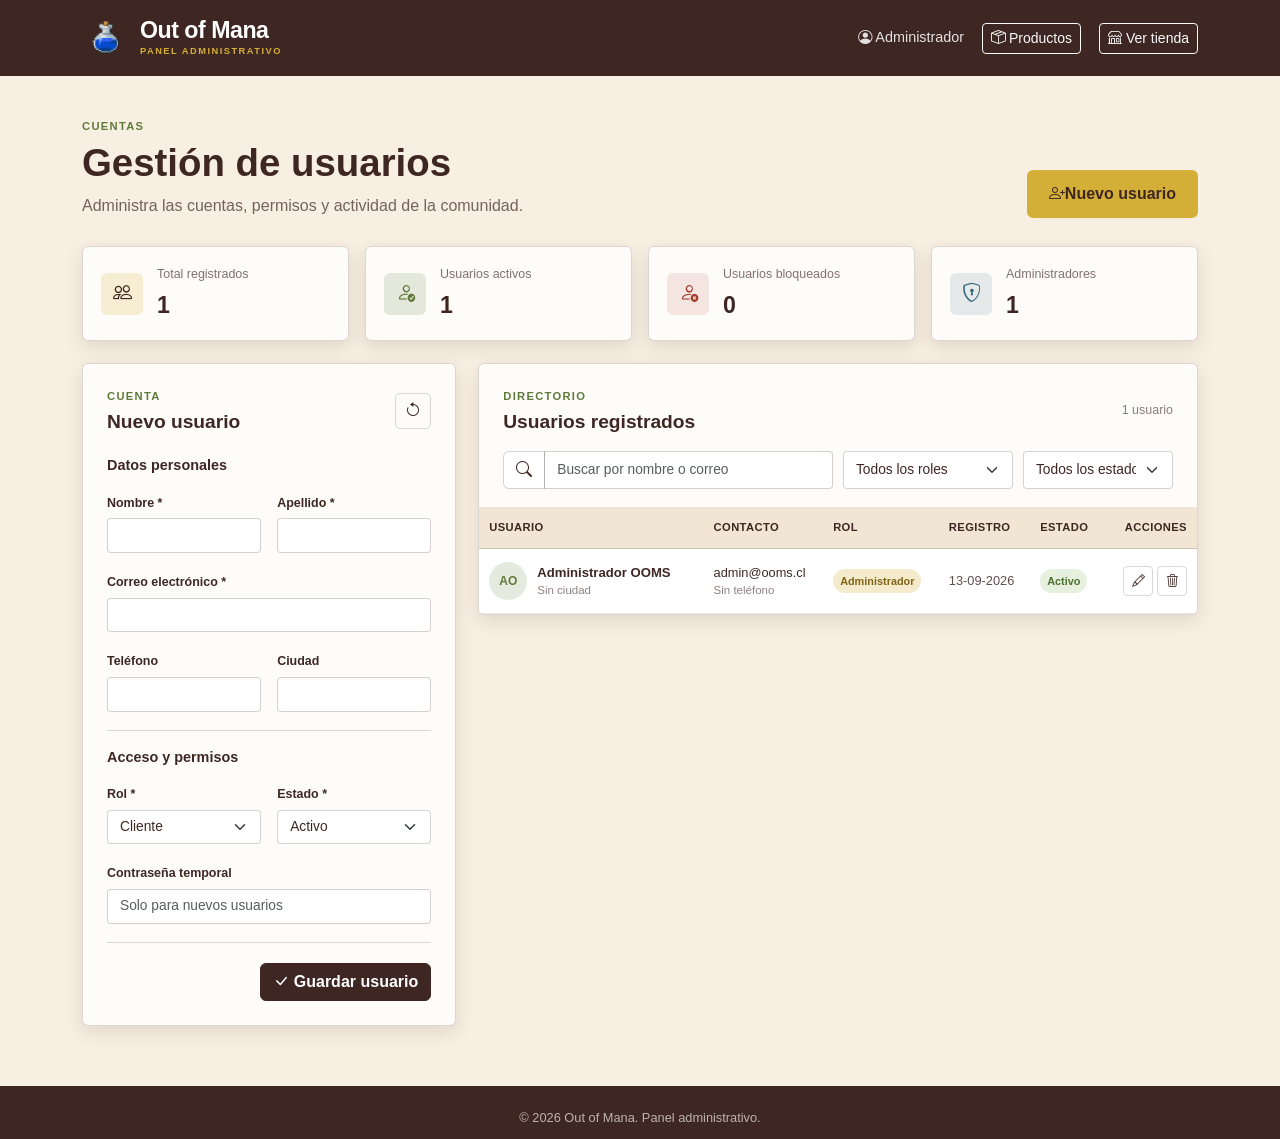
<file: frontend/vista-admin/gestion-usuarios.html>
<!DOCTYPE html>
<html lang="es">

<head>
	<meta charset="UTF-8">
	<meta name="viewport" content="width=device-width, initial-scale=1.0">
	<title>Panel Admin - Gestión de usuarios</title>
	<link href="https://cdn.jsdelivr.net/npm/bootstrap@5.3.3/dist/css/bootstrap.min.css" rel="stylesheet">
	<link rel="stylesheet" href="https://cdn.jsdelivr.net/npm/bootstrap-icons@1.11.3/font/bootstrap-icons.min.css">
	<link rel="stylesheet" href="../css/styles.css">
	<link rel="stylesheet" href="../css/admin.css">
</head>

<body class="admin-page">
	<header class="admin-header">
		<div class="container admin-header-content">
			<a href="../index.html" class="logo">
				<span class="logo-icon"><img src="../img/logo.webp" alt="Out of Mana"></span>
				<span class="logo-text"><span class="logo-title">Out of Mana</span><span class="logo-subtitle">PANEL ADMINISTRATIVO</span></span>
			</a>
			<div class="admin-header-actions"><span class="admin-user"><i class="bi bi-person-circle"></i> Administrador</span><a class="btn btn-outline-light btn-sm" href="gestion-productos.html"><i class="bi bi-box-seam"></i> Productos</a><a class="btn btn-outline-light btn-sm" href="../index.html"><i class="bi bi-shop"></i> Ver tienda</a></div>
		</div>
	</header>

	<main class="container admin-main">
		<div class="admin-heading">
			<div><p class="admin-eyebrow">CUENTAS</p><h1>Gestión de usuarios</h1><p class="admin-description">Administra las cuentas, permisos y actividad de la comunidad.</p></div>
			<button class="btn btn-gold" type="button" id="newUserButton"><i class="bi bi-person-plus"></i> Nuevo usuario</button>
		</div>

		<section class="admin-stats" aria-label="Resumen de usuarios">
			<article class="admin-stat"><span class="stat-icon"><i class="bi bi-people"></i></span><div><span>Total registrados</span><strong id="totalUsers">0</strong></div></article>
			<article class="admin-stat"><span class="stat-icon stat-icon-green"><i class="bi bi-person-check"></i></span><div><span>Usuarios activos</span><strong id="activeUsers">0</strong></div></article>
			<article class="admin-stat"><span class="stat-icon stat-icon-red"><i class="bi bi-person-x"></i></span><div><span>Usuarios bloqueados</span><strong id="blockedUsers">0</strong></div></article>
			<article class="admin-stat"><span class="stat-icon stat-icon-blue"><i class="bi bi-shield-lock"></i></span><div><span>Administradores</span><strong id="adminUsers">0</strong></div></article>
		</section>

		<div id="userFeedback" class="admin-feedback" role="status" aria-live="polite"></div>

		<section class="admin-layout user-admin-layout">
			<article class="admin-panel product-form-panel">
				<div class="panel-heading"><div><p class="admin-eyebrow">CUENTA</p><h2 id="userFormTitle">Nuevo usuario</h2></div><button type="button" class="icon-button" id="resetUserFormButton" title="Limpiar formulario" aria-label="Limpiar formulario"><i class="bi bi-arrow-counterclockwise"></i></button></div>
				<form id="userForm" novalidate>
					<div class="form-section"><h3>Datos personales</h3><div class="row g-3">
						<div class="col-md-6"><label class="form-label" for="userName">Nombre *</label><input class="form-control" id="userName" required maxlength="60"></div>
						<div class="col-md-6"><label class="form-label" for="userLastName">Apellido *</label><input class="form-control" id="userLastName" required maxlength="60"></div>
						<div class="col-12"><label class="form-label" for="userEmail">Correo electrónico *</label><input class="form-control" id="userEmail" type="email" required maxlength="120"></div>
						<div class="col-md-6"><label class="form-label" for="userPhone">Teléfono</label><input class="form-control" id="userPhone" type="tel" maxlength="20"></div>
						<div class="col-md-6"><label class="form-label" for="userCity">Ciudad</label><input class="form-control" id="userCity" maxlength="60"></div>
					</div></div>
					<div class="form-section"><h3>Acceso y permisos</h3><div class="row g-3">
						<div class="col-md-6"><label class="form-label" for="userRole">Rol *</label><select class="form-select" id="userRole"><option value="customer">Cliente</option><option value="admin">Administrador</option></select></div>
						<div class="col-md-6"><label class="form-label" for="userStatus">Estado *</label><select class="form-select" id="userStatus"><option value="active">Activo</option><option value="blocked">Bloqueado</option><option value="inactive">Inactivo</option></select></div>
						<div class="col-12"><label class="form-label" for="userPassword">Contraseña temporal</label><input class="form-control" id="userPassword" type="password" minlength="6" placeholder="Solo para nuevos usuarios"></div>
					</div></div>
					<div class="form-actions"><button class="btn btn-outline-secondary" type="button" id="cancelUserEditButton">Cancelar</button><button class="btn btn-dark" type="submit"><i class="bi bi-check-lg"></i> <span id="userSubmitLabel">Guardar usuario</span></button></div>
				</form>
			</article>

			<article class="admin-panel catalog-panel"><div class="panel-heading"><div><p class="admin-eyebrow">DIRECTORIO</p><h2>Usuarios registrados</h2></div><span class="product-count" id="userCountLabel">0 usuarios</span></div><div class="catalog-toolbar"><div class="input-group"><span class="input-group-text"><i class="bi bi-search"></i></span><input class="form-control" id="userSearch" type="search" placeholder="Buscar por nombre o correo"></div><select class="form-select" id="roleFilter" aria-label="Filtrar por rol"><option value="">Todos los roles</option><option value="customer">Clientes</option><option value="admin">Administradores</option></select><select class="form-select" id="userStatusFilter" aria-label="Filtrar por estado"><option value="">Todos los estados</option><option value="active">Activos</option><option value="blocked">Bloqueados</option><option value="inactive">Inactivos</option></select></div><div class="table-responsive"><table class="table admin-table"><thead><tr><th>Usuario</th><th>Contacto</th><th>Rol</th><th>Registro</th><th>Estado</th><th class="text-end">Acciones</th></tr></thead><tbody id="usersTableBody"></tbody></table></div><div class="empty-state" id="usersEmptyState" hidden><i class="bi bi-people"></i><h3>No hay usuarios</h3><p>Agrega el primer usuario o cambia los filtros.</p></div></article>
		</section>
	</main>

	<footer class="footer admin-footer"><div class="container"><div class="footer-bottom"><p>© 2026 Out of Mana. Panel administrativo.</p></div></div></footer>
	<script src="../js/storage.js"></script>
	<script src="../js/auth.js"></script>
	<script src="../js/header.js"></script>
	<script src="../js/admin-usuarios.js"></script>
</body>
</html>
</file>
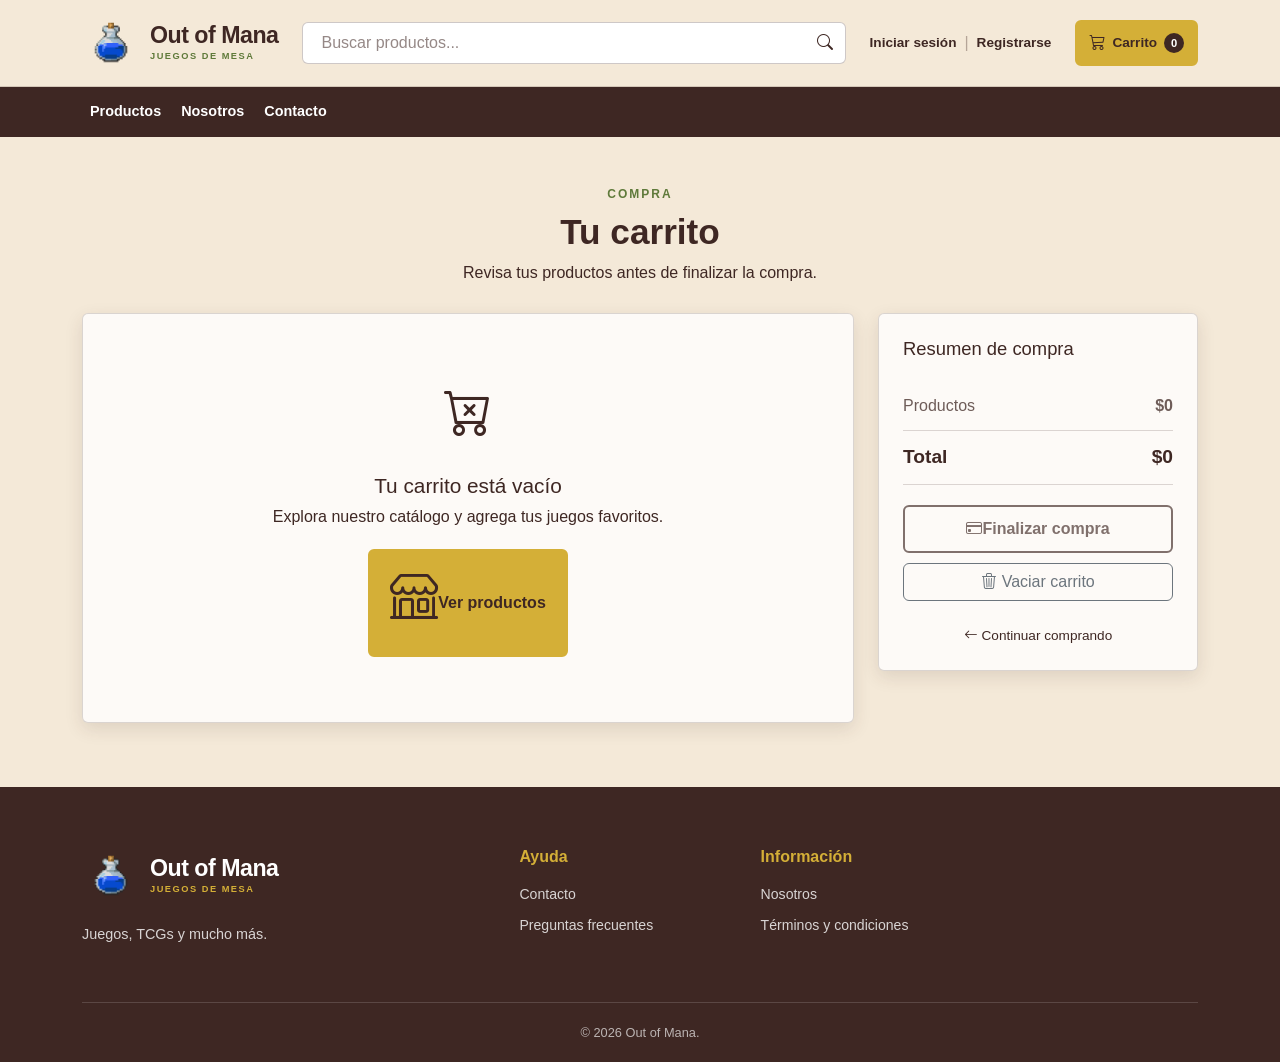
<file: frontend/vista-usuario/carrito.html>
<!DOCTYPE html>
<html lang="es">

<head>
    <meta charset="UTF-8">
    <meta name="viewport" content="width=device-width, initial-scale=1.0">
    <title>Mi carrito - Out of Mana</title>
    <link href="https://cdn.jsdelivr.net/npm/bootstrap@5.3.3/dist/css/bootstrap.min.css" rel="stylesheet">
    <link rel="stylesheet" href="https://cdn.jsdelivr.net/npm/bootstrap-icons@1.11.3/font/bootstrap-icons.min.css">
    <link rel="stylesheet" href="../css/styles.css">
</head>

<body>
    <header>
        <div class="top-navbar"><div class="container"><div class="top-navbar-content">
            <a href="../index.html" class="logo"><span class="logo-icon"><img src="../img/logo.webp" alt="Out of Mana"></span><span class="logo-text"><span class="logo-title">Out of Mana</span><span class="logo-subtitle">JUEGOS DE MESA</span></span></a>
            <form class="search-form" id="searchForm"><input type="search" class="search-input" id="searchInput" placeholder="Buscar productos..." aria-label="Buscar productos"><button type="submit" class="search-button"><i class="bi bi-search"></i></button></form>
            <div class="account-links"><a href="login.html">Iniciar sesión</a><span>|</span><a href="registro.html">Registrarse</a></div>
            <a href="carrito.html" class="cart-button"><i class="bi bi-cart3"></i><span>Carrito</span><span class="cart-count" id="pageCartCount">0</span></a>
        </div></div></div>
        <nav class="main-navbar navbar navbar-expand-lg"><div class="container"><button class="navbar-toggler" type="button" data-bs-toggle="collapse" data-bs-target="#mainMenu" aria-label="Abrir menú"><i class="bi bi-list"></i></button><div class="collapse navbar-collapse" id="mainMenu"><ul class="navbar-nav me-auto"><li class="nav-item"><a class="nav-link" href="productos.html">Productos</a></li><li class="nav-item"><a class="nav-link" href="nosotras.html">Nosotros</a></li><li class="nav-item"><a class="nav-link" href="contacto.html">Contacto</a></li></ul></div></div></nav>
    </header>

    <main class="container cart-page">
        <div class="section-heading cart-page-heading"><span>COMPRA</span><h1>Tu carrito</h1><p>Revisa tus productos antes de finalizar la compra.</p></div>
        <div id="cartFeedback" class="catalog-feedback" role="status" aria-live="polite"></div>
        <div class="cart-page-layout">
            <section class="cart-page-items"><div id="cartPageItems"></div><div id="pageCartEmpty" class="cart-empty page-empty"><i class="bi bi-cart-x"></i><h2>Tu carrito está vacío</h2><p>Explora nuestro catálogo y agrega tus juegos favoritos.</p><a class="btn btn-gold" href="productos.html"><i class="bi bi-shop"></i> Ver productos</a></div></section>
            <aside class="cart-summary-panel"><h2>Resumen de compra</h2><div class="summary-line"><span>Productos</span><strong id="pageCartTotal">$0</strong></div><div class="summary-line summary-total"><span>Total</span><strong id="pageCartTotalCopy">$0</strong></div><button class="btn btn-gold w-100" id="pageCheckoutButton" type="button"><i class="bi bi-credit-card"></i> Finalizar compra</button><button class="btn btn-outline-secondary w-100" id="clearCartButton" type="button"><i class="bi bi-trash3"></i> Vaciar carrito</button><a class="continue-shopping" href="productos.html"><i class="bi bi-arrow-left"></i> Continuar comprando</a></aside>
        </div>
    </main>

    <footer class="footer"><div class="container"><div class="footer-content"><div class="footer-brand"><a href="../index.html" class="logo"><span class="logo-icon"><img src="../img/logo.webp" alt="Out of Mana"></span><span class="logo-text"><span class="logo-title">Out of Mana</span><span class="logo-subtitle">JUEGOS DE MESA</span></span></a><p>Juegos, TCGs y mucho más.</p></div><div class="footer-column"><h4>Ayuda</h4><a href="contacto.html">Contacto</a><a href="detalle-blog.html">Preguntas frecuentes</a></div><div class="footer-column"><h4>Información</h4><a href="nosotras.html">Nosotros</a><a href="#">Términos y condiciones</a></div></div><div class="footer-bottom"><p>© 2026 Out of Mana.</p></div></div></footer>

    <script src="https://cdn.jsdelivr.net/npm/bootstrap@5.3.3/dist/js/bootstrap.bundle.min.js"></script>
    <script src="../js/storage.js"></script>
    <script src="../js/auth.js"></script>
    <script src="../js/header.js"></script>
    <script src="../js/carrito.js"></script>
    <script src="../js/script.js"></script>
</body>

</html>
</file>
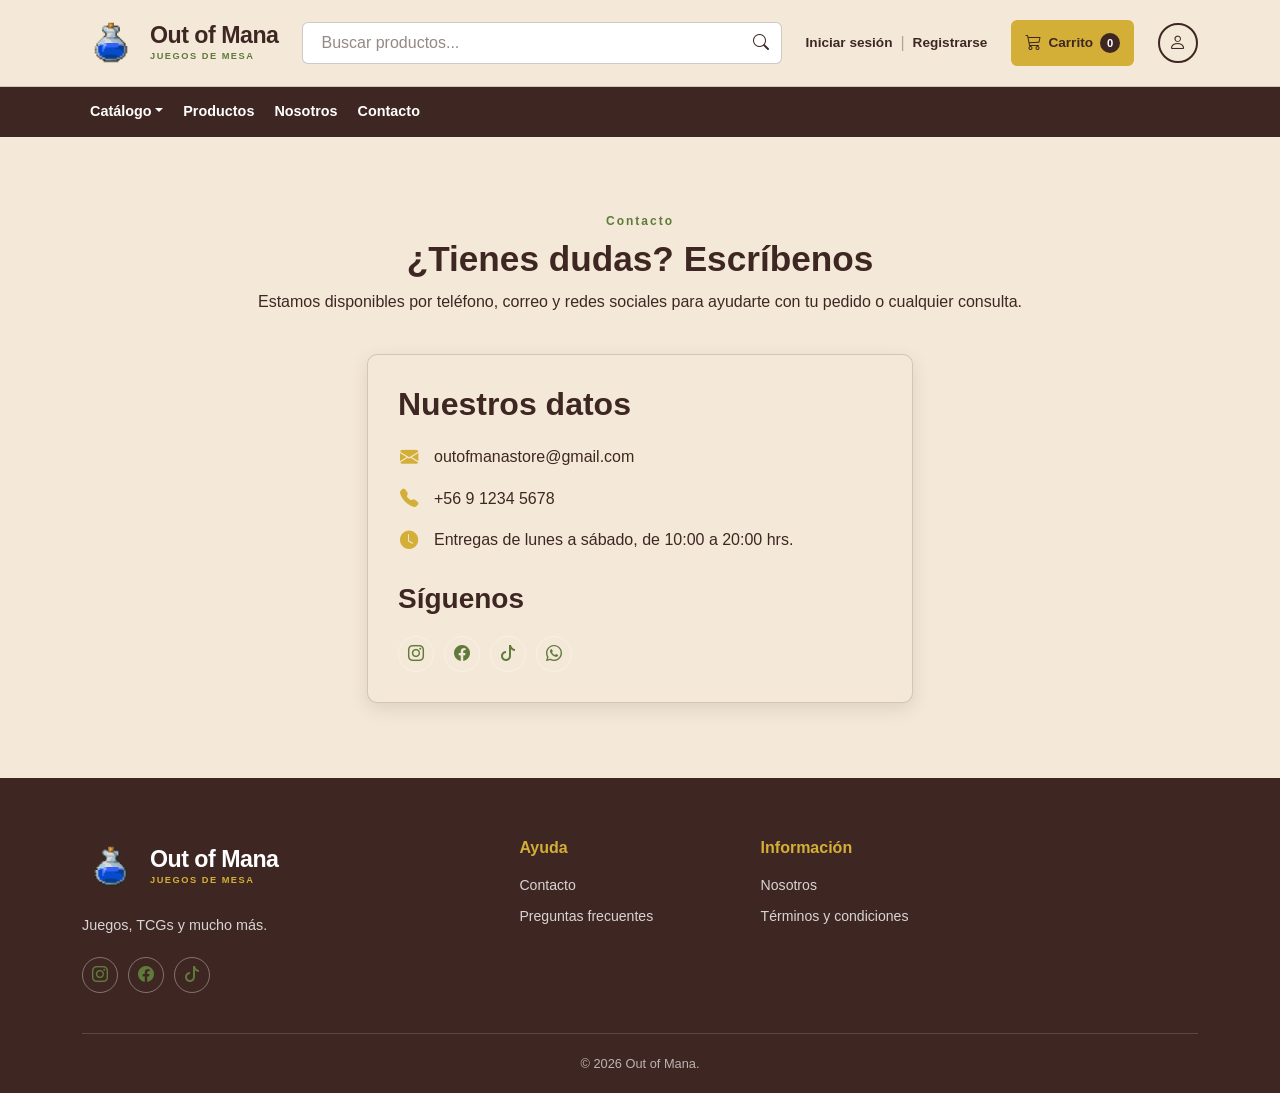
<file: frontend/vista-usuario/contacto.html>
<!DOCTYPE html>
<html lang="es">
<head>
    <meta charset="UTF-8">
    <meta name="viewport" content="width=device-width, initial-scale=1.0">
    <title>Contacto</title>

    <link href="https://cdn.jsdelivr.net/npm/bootstrap@5.3.3/dist/css/bootstrap.min.css" rel="stylesheet">
    <link rel="stylesheet" href="https://cdn.jsdelivr.net/npm/bootstrap-icons@1.11.3/font/bootstrap-icons.min.css">
    <link rel="stylesheet" href="../css/styles.css">
</head>
<body>

    <header>
        <div class="top-navbar">
            <div class="container">
                <div class="top-navbar-content">

                    <a href="../index.html" class="logo">
                        <div class="logo-icon">
                            <img src="../img/logo.webp" alt="Out of Mana">
                        </div>
                        <div class="logo-text">
                            <span class="logo-title">Out of Mana</span>
                            <span class="logo-subtitle">JUEGOS DE MESA</span>
                        </div>
                    </a>

                    <form class="search-form" id="searchForm">
                        <input type="search" class="search-input" id="searchInput" placeholder="Buscar productos..."
                            aria-label="Buscar productos">

                        <button type="submit" class="search-button">
                            <i class="bi bi-search"></i>
                        </button>
                    </form>

                    <div class="account-links">
                        <a href="login.html">Iniciar sesión</a>
                        <span>|</span>
                        <a href="registro.html">Registrarse</a>
                    </div>

                    <a href="#" class="cart-button" data-bs-toggle="offcanvas" data-bs-target="#cartOffcanvas"
                        aria-controls="cartOffcanvas">

                        <i class="bi bi-cart3"></i>
                        <span id="cartSummary">Carrito</span>
                        <span class="cart-count" id="cartCount">0</span>
                    </a>
                    <a href="#" class="user-button">
                        <i class="bi bi-person"></i>
                    </a>

                </div>
            </div>
        </div>

        <nav class="main-navbar navbar navbar-expand-lg">
            <div class="container">

                <button class="navbar-toggler" type="button" data-bs-toggle="collapse" data-bs-target="#mainMenu"
                    aria-label="Abrir menú">

                    <i class="bi bi-list"></i>
                </button>

                <div class="collapse navbar-collapse" id="mainMenu">

                    <ul class="navbar-nav me-auto">

                        <li class="nav-item dropdown">
                            <a class="nav-link dropdown-toggle" href="#" data-bs-toggle="dropdown">Catálogo</a>

                            <ul class="dropdown-menu">
                                <li>
                                    <a class="dropdown-item" href="productos.html">Todos los productos</a>
                                </li>

                                <li class="dropdown-submenu">
                                    <a class="dropdown-item dropdown-toggle">Juegos de mesa</a>
                                    <ul class="dropdown-menu">
                                        <li><a class="dropdown-item" href="productos.html?categoria=juegos-de-mesa">Todos</a></li>
                                        <li><a class="dropdown-item" href="productos.html?categoria=juegos-de-mesa&subcategoria=estrategia">Juegos de estrategia</a></li>
                                        <li><a class="dropdown-item" href="productos.html?categoria=juegos-de-mesa&subcategoria=familiares">Juegos familiares</a></li>
                                        <li><a class="dropdown-item" href="productos.html?categoria=juegos-de-mesa&subcategoria=party">Juegos party</a></li>
                                        <li><a class="dropdown-item" href="productos.html?categoria=juegos-de-mesa&subcategoria=cartas">Juegos de cartas</a></li>
                                        <li><a class="dropdown-item" href="productos.html?categoria=juegos-de-mesa&subcategoria=expansiones">Expansiones</a></li>
                                    </ul>
                                </li>

                                <li class="dropdown-submenu">
                                    <a class="dropdown-item dropdown-toggle">TCG</a>
                                    <ul class="dropdown-menu">
                                        <li><a class="dropdown-item" href="productos.html?categoria=tcg">Todo TCG</a></li>
                                        <li><a class="dropdown-item" href="productos.html?categoria=tcg&subcategoria=pokemon">Pok&eacute;mon TCG</a></li>
                                        <li><a class="dropdown-item" href="productos.html?categoria=tcg&subcategoria=magic">Magic: The Gathering</a></li>
                                        <li><a class="dropdown-item" href="productos.html?categoria=tcg&subcategoria=yugioh">Yu-Gi-Oh!</a></li>
                                    </ul>
                                </li>

                                <li class="dropdown-submenu">
                                    <a class="dropdown-item dropdown-toggle">Accesorios</a>
                                    <ul class="dropdown-menu">
                                        <li><a class="dropdown-item" href="productos.html?categoria=accesorios">Todos</a></li>
                                        <li><a class="dropdown-item" href="productos.html?categoria=accesorios&subcategoria=sleeves">Sleeves</a></li>
                                        <li><a class="dropdown-item" href="productos.html?categoria=accesorios&subcategoria=deck-boxes">Deck boxes</a></li>
                                        <li><a class="dropdown-item" href="productos.html?categoria=accesorios&subcategoria=binders">Binders</a></li>
                                        <li><a class="dropdown-item" href="productos.html?categoria=accesorios&subcategoria=playmats">Mousepads / Playmats</a></li>
                                        <li><a class="dropdown-item" href="productos.html?categoria=accesorios&subcategoria=xl-desk-mats">XL Desk Mats</a></li>
                                        <li><a class="dropdown-item" href="productos.html?categoria=accesorios&subcategoria=dados">Dados</a></li>
                                        <li><a class="dropdown-item" href="productos.html?categoria=accesorios&subcategoria=dice-sets">Dice sets</a></li>
                                        <li><a class="dropdown-item" href="productos.html?categoria=accesorios&subcategoria=dice-towers">Dice towers</a></li>
                                    </ul>
                                </li>

                                <li class="dropdown-submenu">
                                    <a class="dropdown-item dropdown-toggle">TTRPG</a>
                                    <ul class="dropdown-menu">
                                        <li><a class="dropdown-item" href="productos.html?categoria=ttrpg">Todo TTRPG</a></li>
                                        <li><a class="dropdown-item" href="productos.html?categoria=ttrpg&subcategoria=dyd">Dungeons &amp; Dragons</a></li>
                                        <li><a class="dropdown-item" href="productos.html?categoria=ttrpg&subcategoria=cthulhu">Call of Cthulhu</a></li>
                                    </ul>
                                </li>

                                <li class="dropdown-submenu">
                                    <a class="dropdown-item dropdown-toggle">Rompecabezas</a>
                                    <ul class="dropdown-menu">
                                        <li><a class="dropdown-item" href="productos.html?categoria=rompecabezas">Todos</a></li>
                                        <li><a class="dropdown-item" href="productos.html?categoria=rompecabezas&subcategoria=500-piezas">500 piezas</a></li>
                                        <li><a class="dropdown-item" href="productos.html?categoria=rompecabezas&subcategoria=1000-piezas">1000 piezas</a></li>
                                        <li><a class="dropdown-item" href="productos.html?categoria=rompecabezas&subcategoria=3d">Rompecabezas 3D</a></li>
                                    </ul>
                                </li>
                            </ul>
                        </li>

                        <li class="nav-item">
                            <a class="nav-link" href="productos.html">Productos</a>
                        </li>

                        <li class="nav-item">
                            <a class="nav-link" href="nosotras.html">Nosotros</a>
                        </li>

                        <li class="nav-item">
                            <a class="nav-link" href="contacto.html">Contacto</a>
                        </li>

                    </ul>

                </div>
            </div>
        </nav>
    </header>

    <main>

        <section class="products-section">
            <div class="container">
                <div class="section-heading">
                    <span>Contacto</span>
                    <h1>¿Tienes dudas? Escríbenos</h1>
                    <p>Estamos disponibles por teléfono, correo y redes sociales para ayudarte con tu pedido o cualquier consulta.</p>
                </div>

                <div class="row justify-content-center">
                    <div class="col-lg-6">
                        <div class="content-box">
                            <h2>Nuestros datos</h2>

                            <ul class="contact-info-list">
                                <li>
                                    <i class="bi bi-envelope-fill"></i>
                                    <span id="contactEmail">outofmanastore@gmail.com</span>
                                </li>
                                <li>
                                    <i class="bi bi-telephone-fill"></i>
                                    <span id="contactPhone">+56 9 1234 5678</span>
                                </li>
                                <li>
                                    <i class="bi bi-clock-fill"></i>
                                    <span id="contactHours">Entregas de lunes a sábado, de 10:00 a 20:00 hrs.</span>
                                </li>
                            </ul>

                            <h3>Síguenos</h3>
                            <div class="social-links social-links-light">
                                <a href="https://www.instagram.com/outofmana" aria-label="Instagram" target="_blank" rel="noopener">
                                    <i class="bi bi-instagram"></i>
                                </a>
                                <a href="https://www.facebook.com/outofmana" aria-label="Facebook" target="_blank" rel="noopener">
                                    <i class="bi bi-facebook"></i>
                                </a>
                                <a href="https://www.tiktok.com/@outofmana" aria-label="TikTok" target="_blank" rel="noopener">
                                    <i class="bi bi-tiktok"></i>
                                </a>
                                <a href="https://wa.me/56912345678" aria-label="WhatsApp" target="_blank" rel="noopener">
                                    <i class="bi bi-whatsapp"></i>
                                </a>
                            </div>
                        </div>
                    </div>
                </div>
            </div>
        </section>

    </main>

    <div class="offcanvas offcanvas-end cart-offcanvas" tabindex="-1" id="cartOffcanvas"
        aria-labelledby="cartOffcanvasLabel">

        <div class="offcanvas-header">
            <h5 class="offcanvas-title" id="cartOffcanvasLabel">
                <i class="bi bi-cart3"></i>
                Tu carrito
            </h5>

            <button type="button" class="btn-close" data-bs-dismiss="offcanvas" aria-label="Cerrar"></button>
        </div>

        <div class="offcanvas-body">
            <div id="cartItems" class="cart-items">
                <div class="cart-empty" id="cartEmpty">
                    <i class="bi bi-cart-x"></i>
                    <p>Tu carrito está vacío.</p>
                </div>
            </div>

            <div class="cart-footer">
                <div class="cart-total">
                    <span>Total</span>
                    <strong id="cartTotal">$0</strong>
                </div>

                <a href="carrito.html" class="btn btn-dark w-100">Ver carrito</a>
                <button type="button" class="btn btn-gold w-100" id="checkoutButton">Finalizar compra</button>
            </div>
        </div>
    </div>

    <footer class="footer">
        <div class="container">
            <div class="footer-content">
                <div class="footer-brand">
                    <a href="../index.html" class="logo">
                        <div class="logo-icon">
                            <img src="../img/logo.webp" alt="Out of Mana">
                        </div>

                        <div class="logo-text">
                            <span class="logo-title">Out of Mana</span>
                            <span class="logo-subtitle">JUEGOS DE MESA</span>
                        </div>
                    </a>

                    <p>Juegos, TCGs y mucho más.</p>

                    <div class="social-links">
                        <a href="https://www.instagram.com/" aria-label="Instagram">
                            <i class="bi bi-instagram"></i>
                        </a>

                        <a href="https://www.facebook.com/" aria-label="Facebook">
                            <i class="bi bi-facebook"></i>
                        </a>
                        <a href="https://www.tiktok.com/" aria-label="TikTok">
                            <i class="bi bi-tiktok"></i>
                        </a>
                    </div>

                </div>

                <div class="footer-column">
                    <h4>Ayuda</h4>
                    <a href="contacto.html">Contacto</a>
                    <a href="detalle-blog.html">Preguntas frecuentes</a>
                </div>

                <div class="footer-column">
                    <h4>Información</h4>
                    <a href="nosotras.html">Nosotros</a>
                    <a href="#">Términos y condiciones</a>
                </div>
            </div>

            <div class="footer-bottom">
                <p>© 2026 Out of Mana.</p>
            </div>

        </div>
    </footer>

    <script src="https://cdn.jsdelivr.net/npm/bootstrap@5.3.3/dist/js/bootstrap.bundle.min.js"></script>
    <script src="../js/storage.js"></script>
    <script src="../js/auth.js"></script>
    <script src="../js/header.js"></script>
    <script src="../js/carrito.js"></script>
    <script src="../js/script.js"></script>
</body>
</html>
</file>
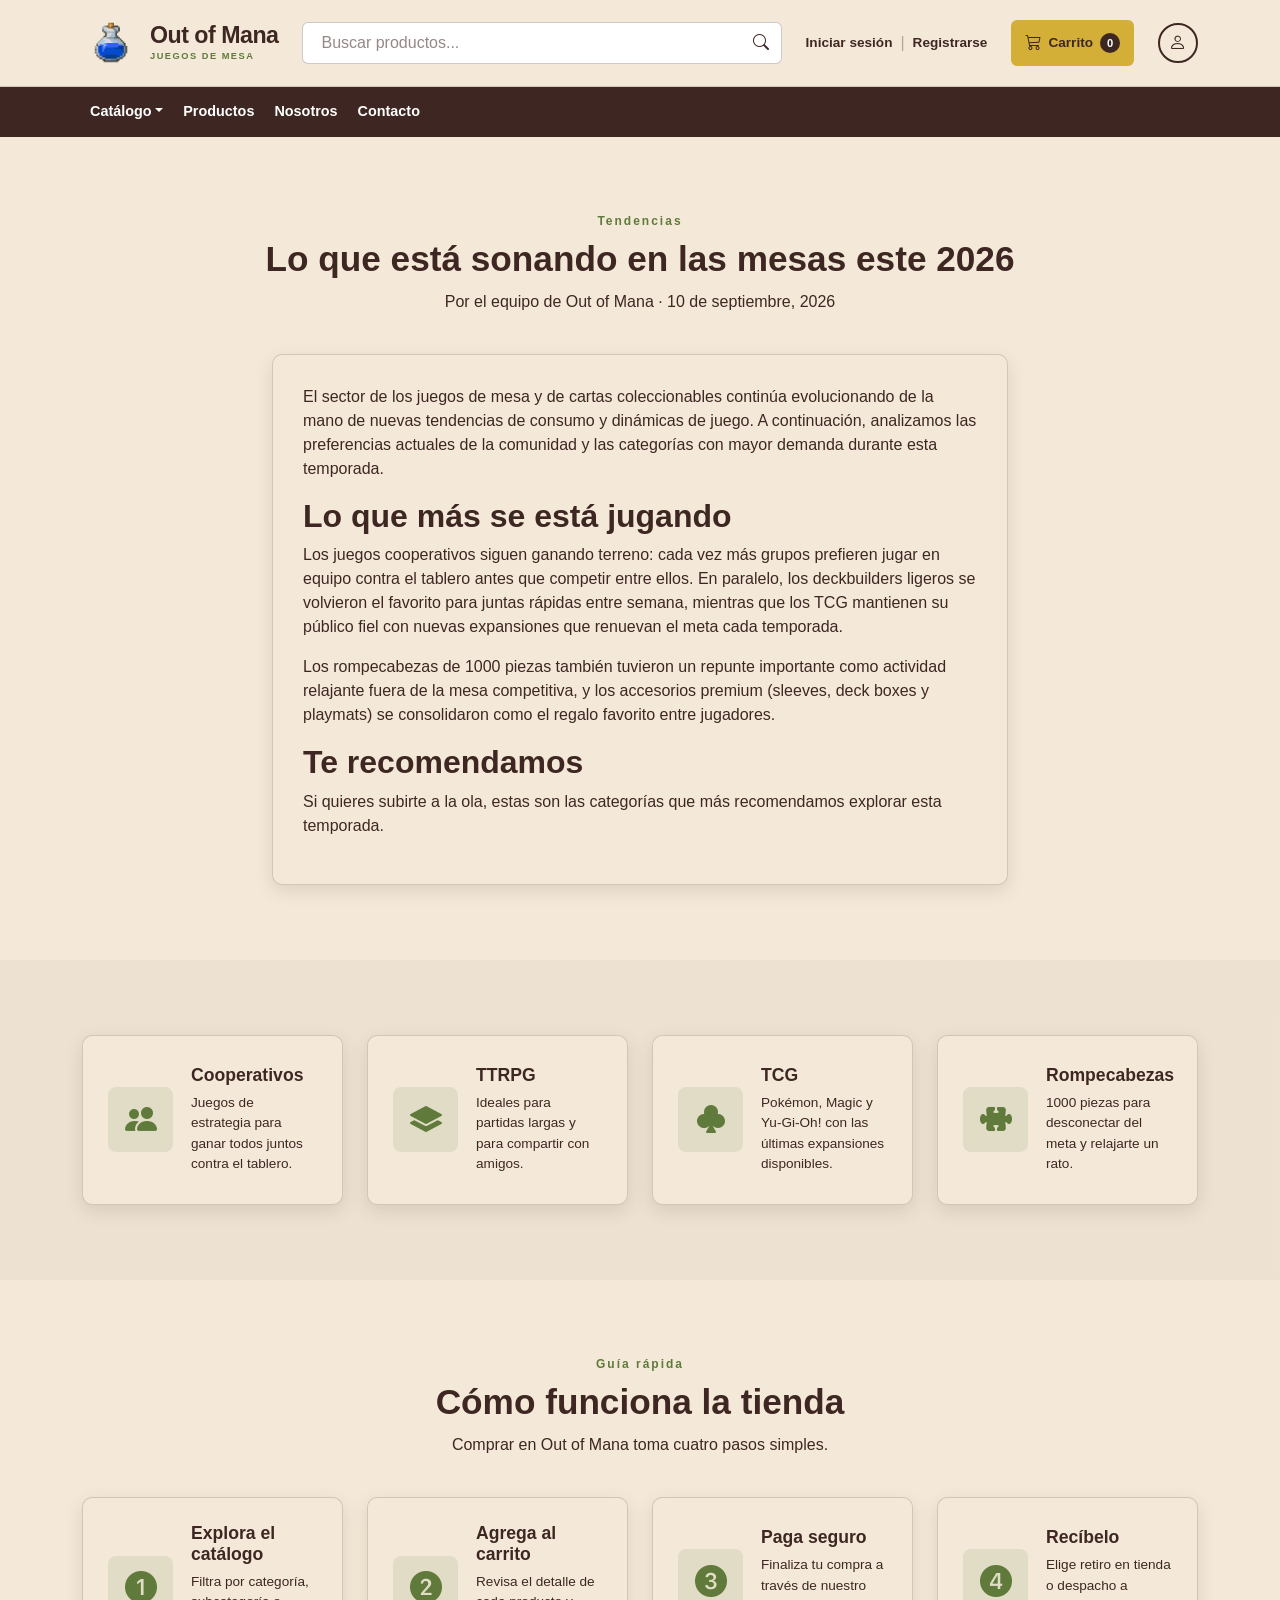
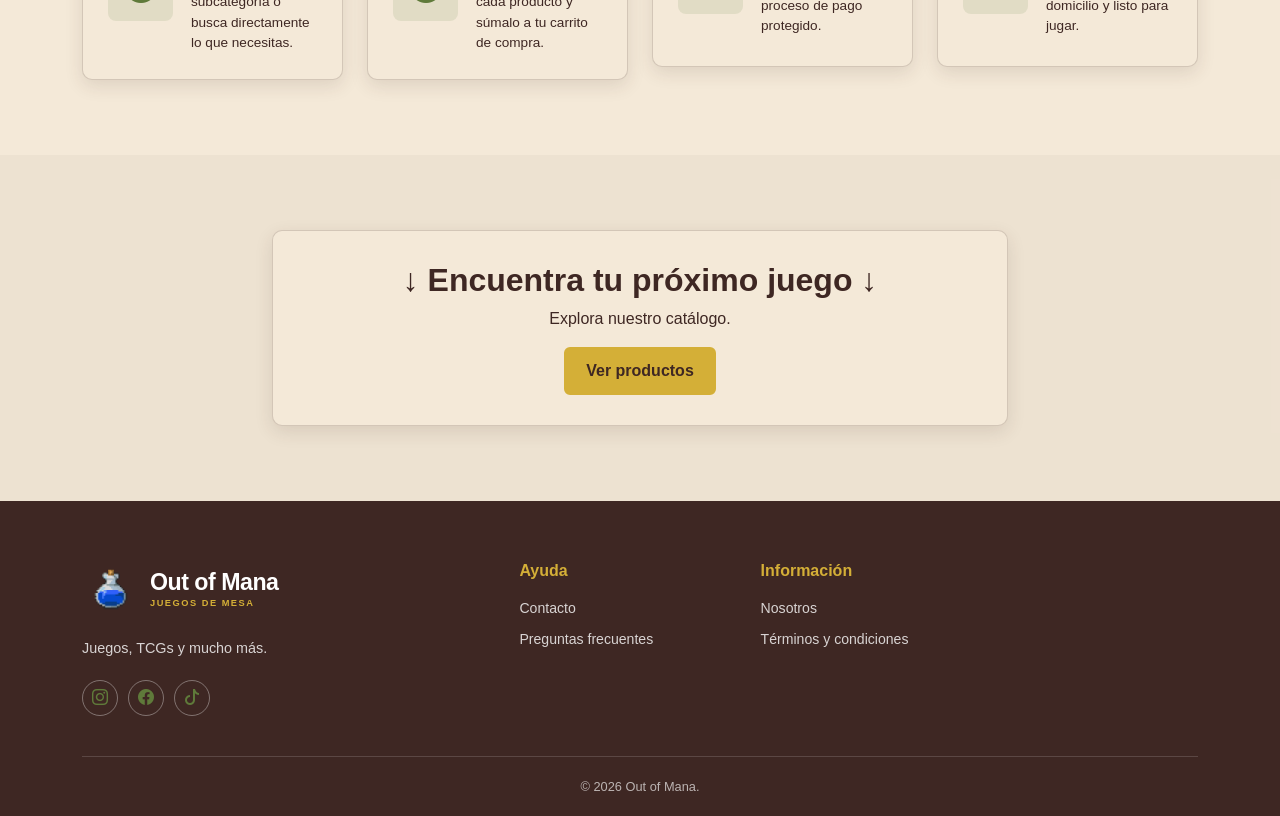
<file: frontend/vista-usuario/detalle-blog.html>
<!DOCTYPE html>
<html lang="es">

<head>
    <meta charset="UTF-8">
    <meta name="viewport" content="width=device-width, initial-scale=1.0">
    <title>blog</title>

    <link href="https://cdn.jsdelivr.net/npm/bootstrap@5.3.3/dist/css/bootstrap.min.css" rel="stylesheet">
    <link rel="stylesheet" href="https://cdn.jsdelivr.net/npm/bootstrap-icons@1.11.3/font/bootstrap-icons.min.css">
    <link rel="stylesheet" href="../css/styles.css">
</head>

<body>
    <header>
        <div class="top-navbar">
            <div class="container">
                <div class="top-navbar-content">
                    <a href="../index.html" class="logo">
                        <div class="logo-icon">
                            <img src="../img/logo.webp" alt="Out of Mana">
                        </div>
                        <div class="logo-text">
                            <span class="logo-title">Out of Mana</span>
                            <span class="logo-subtitle">JUEGOS DE MESA</span>
                        </div>
                    </a>

                    <form class="search-form" id="searchForm">
                        <input type="search" class="search-input" id="searchInput" placeholder="Buscar productos..."
                            aria-label="Buscar productos">

                        <button type="submit" class="search-button">
                            <i class="bi bi-search"></i>
                        </button>
                    </form>

                    <div class="account-links">
                        <a href="login.html">Iniciar sesión</a>
                        <span>|</span>
                        <a href="registro.html">Registrarse</a>
                    </div>

                    <a href="#" class="cart-button" data-bs-toggle="offcanvas" data-bs-target="#cartOffcanvas"
                        aria-controls="cartOffcanvas">

                        <i class="bi bi-cart3"></i>
                        <span id="cartSummary">Carrito</span>
                        <span class="cart-count" id="cartCount">0</span>
                    </a>
                    <a href="#" class="user-button">
                        <i class="bi bi-person"></i>
                    </a>

                </div>
            </div>
        </div>

        <nav class="main-navbar navbar navbar-expand-lg">
            <div class="container">

                <button class="navbar-toggler" type="button" data-bs-toggle="collapse" data-bs-target="#mainMenu"
                    aria-label="Abrir menú">

                    <i class="bi bi-list"></i>
                </button>

                <div class="collapse navbar-collapse" id="mainMenu">

                    <ul class="navbar-nav me-auto">

                        <li class="nav-item dropdown">
                            <a class="nav-link dropdown-toggle" href="#" data-bs-toggle="dropdown">Catálogo</a>

                            <ul class="dropdown-menu">
                                <li>
                                    <a class="dropdown-item" href="productos.html">Todos los productos</a>
                                </li>

                                <li class="dropdown-submenu">
                                    <a class="dropdown-item dropdown-toggle">Juegos de mesa</a>
                                    <ul class="dropdown-menu">
                                        <li><a class="dropdown-item" href="productos.html?categoria=juegos-de-mesa">Todos</a></li>
                                        <li><a class="dropdown-item" href="productos.html?categoria=juegos-de-mesa&subcategoria=estrategia">Juegos de estrategia</a></li>
                                        <li><a class="dropdown-item" href="productos.html?categoria=juegos-de-mesa&subcategoria=familiares">Juegos familiares</a></li>
                                        <li><a class="dropdown-item" href="productos.html?categoria=juegos-de-mesa&subcategoria=party">Juegos party</a></li>
                                        <li><a class="dropdown-item" href="productos.html?categoria=juegos-de-mesa&subcategoria=cartas">Juegos de cartas</a></li>
                                        <li><a class="dropdown-item" href="productos.html?categoria=juegos-de-mesa&subcategoria=expansiones">Expansiones</a></li>
                                    </ul>
                                </li>

                                <li class="dropdown-submenu">
                                    <a class="dropdown-item dropdown-toggle">TCG</a>
                                    <ul class="dropdown-menu">
                                        <li><a class="dropdown-item" href="productos.html?categoria=tcg">Todo TCG</a></li>
                                        <li><a class="dropdown-item" href="productos.html?categoria=tcg&subcategoria=pokemon">Pok&eacute;mon TCG</a></li>
                                        <li><a class="dropdown-item" href="productos.html?categoria=tcg&subcategoria=magic">Magic: The Gathering</a></li>
                                        <li><a class="dropdown-item" href="productos.html?categoria=tcg&subcategoria=yugioh">Yu-Gi-Oh!</a></li>
                                    </ul>
                                </li>

                                <li class="dropdown-submenu">
                                    <a class="dropdown-item dropdown-toggle">Accesorios</a>
                                    <ul class="dropdown-menu">
                                        <li><a class="dropdown-item" href="productos.html?categoria=accesorios">Todos</a></li>
                                        <li><a class="dropdown-item" href="productos.html?categoria=accesorios&subcategoria=sleeves">Sleeves</a></li>
                                        <li><a class="dropdown-item" href="productos.html?categoria=accesorios&subcategoria=deck-boxes">Deck boxes</a></li>
                                        <li><a class="dropdown-item" href="productos.html?categoria=accesorios&subcategoria=binders">Binders</a></li>
                                        <li><a class="dropdown-item" href="productos.html?categoria=accesorios&subcategoria=playmats">Mousepads / Playmats</a></li>
                                        <li><a class="dropdown-item" href="productos.html?categoria=accesorios&subcategoria=xl-desk-mats">XL Desk Mats</a></li>
                                        <li><a class="dropdown-item" href="productos.html?categoria=accesorios&subcategoria=dados">Dados</a></li>
                                        <li><a class="dropdown-item" href="productos.html?categoria=accesorios&subcategoria=dice-sets">Dice sets</a></li>
                                        <li><a class="dropdown-item" href="productos.html?categoria=accesorios&subcategoria=dice-towers">Dice towers</a></li>
                                    </ul>
                                </li>

                                <li class="dropdown-submenu">
                                    <a class="dropdown-item dropdown-toggle">TTRPG</a>
                                    <ul class="dropdown-menu">
                                        <li><a class="dropdown-item" href="productos.html?categoria=ttrpg">Todo TTRPG</a></li>
                                        <li><a class="dropdown-item" href="productos.html?categoria=ttrpg&subcategoria=dyd">Dungeons &amp; Dragons</a></li>
                                        <li><a class="dropdown-item" href="productos.html?categoria=ttrpg&subcategoria=cthulhu">Call of Cthulhu</a></li>
                                    </ul>
                                </li>

                                <li class="dropdown-submenu">
                                    <a class="dropdown-item dropdown-toggle">Rompecabezas</a>
                                    <ul class="dropdown-menu">
                                        <li><a class="dropdown-item" href="productos.html?categoria=rompecabezas">Todos</a></li>
                                        <li><a class="dropdown-item" href="productos.html?categoria=rompecabezas&subcategoria=500-piezas">500 piezas</a></li>
                                        <li><a class="dropdown-item" href="productos.html?categoria=rompecabezas&subcategoria=1000-piezas">1000 piezas</a></li>
                                        <li><a class="dropdown-item" href="productos.html?categoria=rompecabezas&subcategoria=3d">Rompecabezas 3D</a></li>
                                    </ul>
                                </li>
                            </ul>
                        </li>

                        <li class="nav-item">
                            <a class="nav-link" href="productos.html">Productos</a>
                        </li>

                        <li class="nav-item">
                            <a class="nav-link" href="nosotras.html">Nosotros</a>
                        </li>

                        <li class="nav-item">
                            <a class="nav-link" href="contacto.html">Contacto</a>
                        </li>

                    </ul>

                </div>
            </div>
        </nav>
    </header>

    <main>

        <section class="products-section">
            <div class="container">
                <div class="section-heading">
                    <span>Tendencias</span>
                    <h1>Lo que está sonando en las mesas este 2026</h1>
                    <p>Por el equipo de Out of Mana · 10 de septiembre, 2026</p>
                </div>

                <div class="row justify-content-center">
                    <div class="col-lg-8">
                        <div class="content-box">
                            <p>El sector de los juegos de mesa y de cartas coleccionables continúa evolucionando de la mano de nuevas tendencias de consumo y dinámicas de juego. 
                                A continuación, analizamos las preferencias actuales de la comunidad y las categorías con mayor demanda durante esta temporada.</p>

                            <h2>Lo que más se está jugando</h2>
                            <p>Los juegos cooperativos siguen ganando terreno: cada vez más grupos prefieren jugar en equipo contra el 
                                tablero antes que competir entre ellos. En paralelo, los deckbuilders ligeros se volvieron el favorito para 
                                juntas rápidas entre semana, mientras que los TCG mantienen su público fiel con nuevas expansiones que renuevan 
                                el meta cada temporada.</p>

                            <p>Los rompecabezas de 1000 piezas también tuvieron un repunte importante como actividad relajante fuera de la mesa competitiva, 
                                y los accesorios premium (sleeves, deck boxes y playmats) se consolidaron como el regalo favorito entre jugadores.</p>

                            <h2>Te recomendamos</h2>
                            <p>Si quieres subirte a la ola, estas son las categorías que más recomendamos explorar esta temporada.</p>
                        </div>
                    </div>
                </div>
            </div>
        </section>

        <section class="categories-section">
            <div class="container">

                <div class="row g-4">

                    <div class="col-md-6 col-lg-3">
                        <a href="productos.html?categoria=juegos-de-mesa&subcategoria=estrategia" class="category-card text-decoration-none">
                            <div class="category-icon">
                                <i class="bi bi-people-fill"></i>
                            </div>
                            <div>
                                <h3>Cooperativos</h3>
                                <p>Juegos de estrategia para ganar todos juntos contra el tablero.</p>
                            </div>
                        </a>
                    </div>

                    <div class="col-md-6 col-lg-3">
                        <a href="productos.html?categoria=juegos-de-mesa&subcategoria=cartas" class="category-card text-decoration-none">
                            <div class="category-icon">
                                <i class="bi bi-layers-fill"></i>
                            </div>
                            <div>
                                <h3>TTRPG</h3>
                                <p>Ideales para partidas largas y para compartir con amigos.</p>
                            </div>
                        </a>
                    </div>

                    <div class="col-md-6 col-lg-3">
                        <a href="productos.html?categoria=tcg" class="category-card text-decoration-none">
                            <div class="category-icon">
                                <i class="bi bi-suit-club-fill"></i>
                            </div>
                            <div>
                                <h3>TCG</h3>
                                <p>Pokémon, Magic y Yu-Gi-Oh! con las últimas expansiones disponibles.</p>
                            </div>
                        </a>
                    </div>

                    <div class="col-md-6 col-lg-3">
                        <a href="productos.html?categoria=rompecabezas&subcategoria=1000-piezas" class="category-card text-decoration-none">
                            <div class="category-icon">
                                <i class="bi bi-puzzle-fill"></i>
                            </div>
                            <div>
                                <h3>Rompecabezas</h3>
                                <p>1000 piezas para desconectar del meta y relajarte un rato.</p>
                            </div>
                        </a>
                    </div>

                </div>
            </div>
        </section>

        <section class="products-section">
            <div class="container">

                <div class="section-heading">
                    <span>Guía rápida</span>
                    <h2>Cómo funciona la tienda</h2>
                    <p>Comprar en Out of Mana toma cuatro pasos simples.</p>
                </div>

                <div class="row g-4">

                    <div class="col-md-6 col-lg-3">
                        <div class="category-card">
                            <div class="category-icon">
                                <i class="bi bi-1-circle-fill"></i>
                            </div>
                            <div>
                                <h3>Explora el catálogo</h3>
                                <p>Filtra por categoría, subcategoría o busca directamente lo que necesitas.</p>
                            </div>
                        </div>
                    </div>

                    <div class="col-md-6 col-lg-3">
                        <div class="category-card">
                            <div class="category-icon">
                                <i class="bi bi-2-circle-fill"></i>
                            </div>
                            <div>
                                <h3>Agrega al carrito</h3>
                                <p>Revisa el detalle de cada producto y súmalo a tu carrito de compra.</p>
                            </div>
                        </div>
                    </div>

                    <div class="col-md-6 col-lg-3">
                        <div class="category-card">
                            <div class="category-icon">
                                <i class="bi bi-3-circle-fill"></i>
                            </div>
                            <div>
                                <h3>Paga seguro</h3>
                                <p>Finaliza tu compra a través de nuestro proceso de pago protegido.</p>
                            </div>
                        </div>
                    </div>

                    <div class="col-md-6 col-lg-3">
                        <div class="category-card">
                            <div class="category-icon">
                                <i class="bi bi-4-circle-fill"></i>
                            </div>
                            <div>
                                <h3>Recíbelo</h3>
                                <p>Elige retiro en tienda o despacho a domicilio y listo para jugar.</p>
                            </div>
                        </div>
                    </div>

                </div>
            </div>
        </section>

        <section class="categories-section">
            <div class="container">
                <div class="row justify-content-center">
                    <div class="col-lg-8">
                        <div class="content-box text-center">
                            <h2>↓ Encuentra tu próximo juego ↓ </h2>
                            <p>Explora nuestro catálogo.</p>
                            <a href="productos.html" class="btn btn-gold">Ver productos</a>
                        </div>
                    </div>
                </div>
            </div>
        </section>

    </main>

        <div class="offcanvas offcanvas-end cart-offcanvas" tabindex="-1" id="cartOffcanvas"
        aria-labelledby="cartOffcanvasLabel">

        <div class="offcanvas-header">
            <h5 class="offcanvas-title" id="cartOffcanvasLabel">
                <i class="bi bi-cart3"></i>
                Tu carrito
            </h5>

            <button type="button" class="btn-close" data-bs-dismiss="offcanvas" aria-label="Cerrar"></button>
        </div>

        <div class="offcanvas-body">
            <div id="cartItems" class="cart-items">
                <div class="cart-empty" id="cartEmpty">
                    <i class="bi bi-cart-x"></i>
                    <p>Tu carrito está vacío.</p>
                </div>
            </div>

            <div class="cart-footer">
                <div class="cart-total">
                    <span>Total</span>
                    <strong id="cartTotal">$0</strong>
                </div>

                <a href="carrito.html" class="btn btn-dark w-100">Ver carrito</a>
                <button type="button" class="btn btn-gold w-100" id="checkoutButton">Finalizar compra</button>
            </div>
        </div>
    </div>


    <footer class="footer">
        <div class="container">
            <div class="footer-content">
                <div class="footer-brand">
                    <a href="../index.html" class="logo">
                        <div class="logo-icon">
                            <img src="../img/logo.webp" alt="Out of Mana">
                        </div>

                        <div class="logo-text">
                            <span class="logo-title">Out of Mana</span>
                            <span class="logo-subtitle">JUEGOS DE MESA</span>
                        </div>
                    </a>

                    <p>Juegos, TCGs y mucho más.</p>

                    <div class="social-links">
                        <a href="https://www.instagram.com/" aria-label="Instagram">
                            <i class="bi bi-instagram"></i>
                        </a>

                        <a href="https://www.facebook.com/" aria-label="Facebook">
                            <i class="bi bi-facebook"></i>
                        </a>
                        <a href="https://www.tiktok.com/" aria-label="TikTok">
                            <i class="bi bi-tiktok"></i>
                        </a>
                    </div>

                </div>

                <div class="footer-column">
                    <h4>Ayuda</h4>
                    <a href="contacto.html">Contacto</a>
                    <a href="detalle-blog.html">Preguntas frecuentes</a>
                </div>

                <div class="footer-column">
                    <h4>Información</h4>
                    <a href="nosotras.html">Nosotros</a>
                    <a href="#">Términos y condiciones</a>
                </div>
            </div>

            <div class="footer-bottom">
                <p>© 2026 Out of Mana.</p>
            </div>

        </div>
    </footer>

    <script src="https://cdn.jsdelivr.net/npm/bootstrap@5.3.3/dist/js/bootstrap.bundle.min.js"></script>
    <script src="../js/storage.js"></script>
    <script src="../js/auth.js"></script>
    <script src="../js/header.js"></script>
    <script src="../js/carrito.js"></script>
    <script src="../js/script.js"></script>
</body>

</html>
</file>
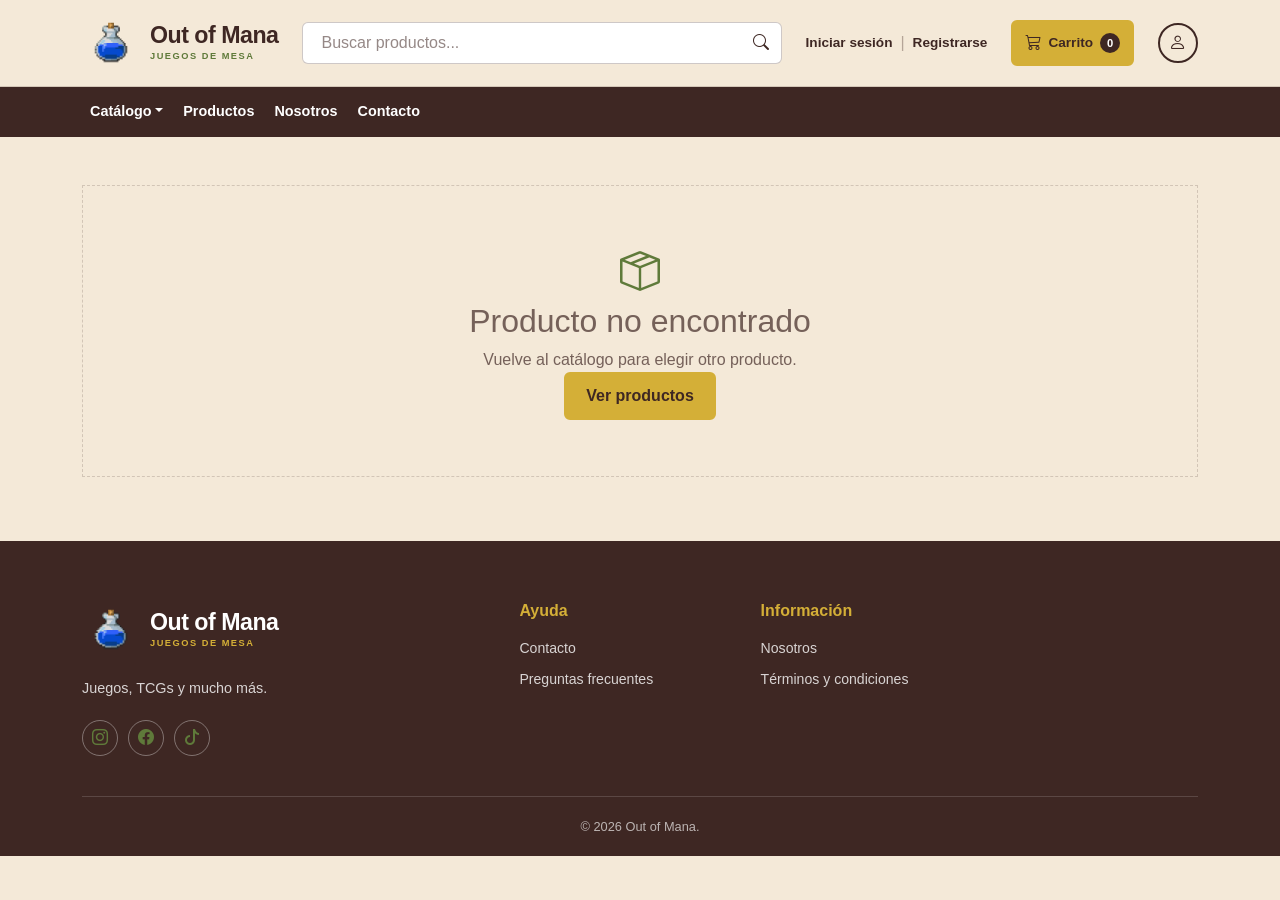
<file: frontend/vista-usuario/detalle-producto.html>
<!DOCTYPE html>
<html lang="es">

<head>
    <meta charset="UTF-8">
    <meta name="viewport" content="width=device-width, initial-scale=1.0">
    <title>Detalle-producto</title>

    <link href="https://cdn.jsdelivr.net/npm/bootstrap@5.3.3/dist/css/bootstrap.min.css" rel="stylesheet">
    <link rel="stylesheet" href="https://cdn.jsdelivr.net/npm/bootstrap-icons@1.11.3/font/bootstrap-icons.min.css">
    <link rel="stylesheet" href="../css/styles.css">
</head>

<body>
    <header>
        <div class="top-navbar">
            <div class="container">
                <div class="top-navbar-content">

                    <a href="../index.html" class="logo">
                        <div class="logo-icon">
                            <img src="../img/logo.webp" alt="Out of Mana">
                        </div>
                        <div class="logo-text">
                            <span class="logo-title">Out of Mana</span>
                            <span class="logo-subtitle">JUEGOS DE MESA</span>
                        </div>
                    </a>

                    <form class="search-form" id="searchForm">
                        <input type="search" class="search-input" id="searchInput" placeholder="Buscar productos..."
                            aria-label="Buscar productos">

                        <button type="submit" class="search-button">
                            <i class="bi bi-search"></i>
                        </button>
                    </form>

                    <div class="account-links">
                        <a href="login.html">Iniciar sesión</a>
                        <span>|</span>
                        <a href="registro.html">Registrarse</a>
                    </div>

                    <a href="#" class="cart-button" data-bs-toggle="offcanvas" data-bs-target="#cartOffcanvas"
                        aria-controls="cartOffcanvas">

                        <i class="bi bi-cart3"></i>
                        <span id="cartSummary">Carrito</span>
                        <span class="cart-count" id="cartCount">0</span>
                    </a>
                    <a href="#" class="user-button">
                        <i class="bi bi-person"></i>
                    </a>

                </div>
            </div>
        </div>

        <nav class="main-navbar navbar navbar-expand-lg">
            <div class="container">

                <button class="navbar-toggler" type="button" data-bs-toggle="collapse" data-bs-target="#mainMenu"
                    aria-label="Abrir menú">

                    <i class="bi bi-list"></i>
                </button>

                <div class="collapse navbar-collapse" id="mainMenu">

                    <ul class="navbar-nav me-auto">

                        <li class="nav-item dropdown">
                            <a class="nav-link dropdown-toggle" href="#" data-bs-toggle="dropdown">Catálogo</a>

                            <ul class="dropdown-menu">
                                <li>
                                    <a class="dropdown-item" href="productos.html">Todos los productos</a>
                                </li>

                                <li class="dropdown-submenu">
                                    <a class="dropdown-item dropdown-toggle">Juegos de mesa</a>
                                    <ul class="dropdown-menu">
                                        <li><a class="dropdown-item" href="productos.html?categoria=juegos-de-mesa">Todos</a></li>
                                        <li><a class="dropdown-item" href="productos.html?categoria=juegos-de-mesa&subcategoria=estrategia">Juegos de estrategia</a></li>
                                        <li><a class="dropdown-item" href="productos.html?categoria=juegos-de-mesa&subcategoria=familiares">Juegos familiares</a></li>
                                        <li><a class="dropdown-item" href="productos.html?categoria=juegos-de-mesa&subcategoria=party">Juegos party</a></li>
                                        <li><a class="dropdown-item" href="productos.html?categoria=juegos-de-mesa&subcategoria=cartas">Juegos de cartas</a></li>
                                        <li><a class="dropdown-item" href="productos.html?categoria=juegos-de-mesa&subcategoria=expansiones">Expansiones</a></li>
                                    </ul>
                                </li>

                                <li class="dropdown-submenu">
                                    <a class="dropdown-item dropdown-toggle">TCG</a>
                                    <ul class="dropdown-menu">
                                        <li><a class="dropdown-item" href="productos.html?categoria=tcg">Todo TCG</a></li>
                                        <li><a class="dropdown-item" href="productos.html?categoria=tcg&subcategoria=pokemon">Pok&eacute;mon TCG</a></li>
                                        <li><a class="dropdown-item" href="productos.html?categoria=tcg&subcategoria=magic">Magic: The Gathering</a></li>
                                        <li><a class="dropdown-item" href="productos.html?categoria=tcg&subcategoria=yugioh">Yu-Gi-Oh!</a></li>
                                    </ul>
                                </li>

                                <li class="dropdown-submenu">
                                    <a class="dropdown-item dropdown-toggle">Accesorios</a>
                                    <ul class="dropdown-menu">
                                        <li><a class="dropdown-item" href="productos.html?categoria=accesorios">Todos</a></li>
                                        <li><a class="dropdown-item" href="productos.html?categoria=accesorios&subcategoria=sleeves">Sleeves</a></li>
                                        <li><a class="dropdown-item" href="productos.html?categoria=accesorios&subcategoria=deck-boxes">Deck boxes</a></li>
                                        <li><a class="dropdown-item" href="productos.html?categoria=accesorios&subcategoria=binders">Binders</a></li>
                                        <li><a class="dropdown-item" href="productos.html?categoria=accesorios&subcategoria=playmats">Mousepads / Playmats</a></li>
                                        <li><a class="dropdown-item" href="productos.html?categoria=accesorios&subcategoria=xl-desk-mats">XL Desk Mats</a></li>
                                        <li><a class="dropdown-item" href="productos.html?categoria=accesorios&subcategoria=dados">Dados</a></li>
                                        <li><a class="dropdown-item" href="productos.html?categoria=accesorios&subcategoria=dice-sets">Dice sets</a></li>
                                        <li><a class="dropdown-item" href="productos.html?categoria=accesorios&subcategoria=dice-towers">Dice towers</a></li>
                                    </ul>
                                </li>

                                <li class="dropdown-submenu">
                                    <a class="dropdown-item dropdown-toggle">TTRPG</a>
                                    <ul class="dropdown-menu">
                                        <li><a class="dropdown-item" href="productos.html?categoria=ttrpg">Todo TTRPG</a></li>
                                        <li><a class="dropdown-item" href="productos.html?categoria=ttrpg&subcategoria=dyd">Dungeons &amp; Dragons</a></li>
                                        <li><a class="dropdown-item" href="productos.html?categoria=ttrpg&subcategoria=cthulhu">Call of Cthulhu</a></li>
                                    </ul>
                                </li>

                                <li class="dropdown-submenu">
                                    <a class="dropdown-item dropdown-toggle">Rompecabezas</a>
                                    <ul class="dropdown-menu">
                                        <li><a class="dropdown-item" href="productos.html?categoria=rompecabezas">Todos</a></li>
                                        <li><a class="dropdown-item" href="productos.html?categoria=rompecabezas&subcategoria=500-piezas">500 piezas</a></li>
                                        <li><a class="dropdown-item" href="productos.html?categoria=rompecabezas&subcategoria=1000-piezas">1000 piezas</a></li>
                                        <li><a class="dropdown-item" href="productos.html?categoria=rompecabezas&subcategoria=3d">Rompecabezas 3D</a></li>
                                    </ul>
                                </li>
                            </ul>
                        </li>

                        <li class="nav-item">
                            <a class="nav-link" href="productos.html">Productos</a>
                        </li>

                        <li class="nav-item">
                            <a class="nav-link" href="nosotras.html">Nosotros</a>
                        </li>

                        <li class="nav-item">
                            <a class="nav-link" href="contacto.html">Contacto</a>
                        </li>

                    </ul>

                </div>
            </div>
        </nav>
    </header>

    <main class="container product-detail-page">
        <div id="productDetail" class="product-detail"></div>
        <div id="productDetailEmpty" class="catalog-empty" hidden>
            <i class="bi bi-box-seam"></i>
            <h2>Producto no encontrado</h2>
            <p>Vuelve al catálogo para elegir otro producto.</p>
            <a class="btn btn-gold" href="productos.html">Ver productos</a>
        </div>
    </main>

    <div class="offcanvas offcanvas-end cart-offcanvas" tabindex="-1" id="cartOffcanvas"
        aria-labelledby="cartOffcanvasLabel">

        <div class="offcanvas-header">
            <h5 class="offcanvas-title" id="cartOffcanvasLabel">
                <i class="bi bi-cart3"></i>
                Tu carrito
            </h5>

            <button type="button" class="btn-close" data-bs-dismiss="offcanvas" aria-label="Cerrar"></button>
        </div>

        <div class="offcanvas-body">
            <div id="cartItems" class="cart-items">
                <div class="cart-empty" id="cartEmpty">
                    <i class="bi bi-cart-x"></i>
                    <p>Tu carrito está vacío.</p>
                </div>
            </div>

            <div class="cart-footer">
                <div class="cart-total">
                    <span>Total</span>
                    <strong id="cartTotal">$0</strong>
                </div>

                <a href="carrito.html" class="btn btn-dark w-100">Ver carrito</a>
                <button type="button" class="btn btn-gold w-100" id="checkoutButton">Finalizar compra</button>
            </div>
        </div>
    </div>

    <footer class="footer">
        <div class="container">
            <div class="footer-content">
                <div class="footer-brand">
                    <a href="../index.html" class="logo">
                        <div class="logo-icon">
                            <img src="../img/logo.webp" alt="Out of Mana">
                        </div>

                        <div class="logo-text">
                            <span class="logo-title">Out of Mana</span>
                            <span class="logo-subtitle">JUEGOS DE MESA</span>
                        </div>
                    </a>

                    <p>Juegos, TCGs y mucho más.</p>

                    <div class="social-links">
                        <a href="https://www.instagram.com/" aria-label="Instagram">
                            <i class="bi bi-instagram"></i>
                        </a>

                        <a href="https://www.facebook.com/" aria-label="Facebook">
                            <i class="bi bi-facebook"></i>
                        </a>
                        <a href="https://www.tiktok.com/" aria-label="TikTok">
                            <i class="bi bi-tiktok"></i>
                        </a>
                    </div>

                </div>

                <div class="footer-column">
                    <h4>Ayuda</h4>
                    <a href="contacto.html">Contacto</a>
                    <a href="detalle-blog.html">Preguntas frecuentes</a>
                </div>

                <div class="footer-column">
                    <h4>Información</h4>
                    <a href="nosotras.html">Nosotros</a>
                    <a href="#">Términos y condiciones</a>
                </div>
            </div>

            <div class="footer-bottom">
                <p>© 2026 Out of Mana.</p>
            </div>

        </div>
    </footer>

    <script src="https://cdn.jsdelivr.net/npm/bootstrap@5.3.3/dist/js/bootstrap.bundle.min.js"></script>
    <script src="../js/storage.js"></script>
    <script src="../js/auth.js"></script>
    <script src="../js/header.js"></script>
    <script src="../js/carrito.js"></script>
    <script src="../js/script.js"></script>
</body>

</html>
</file>
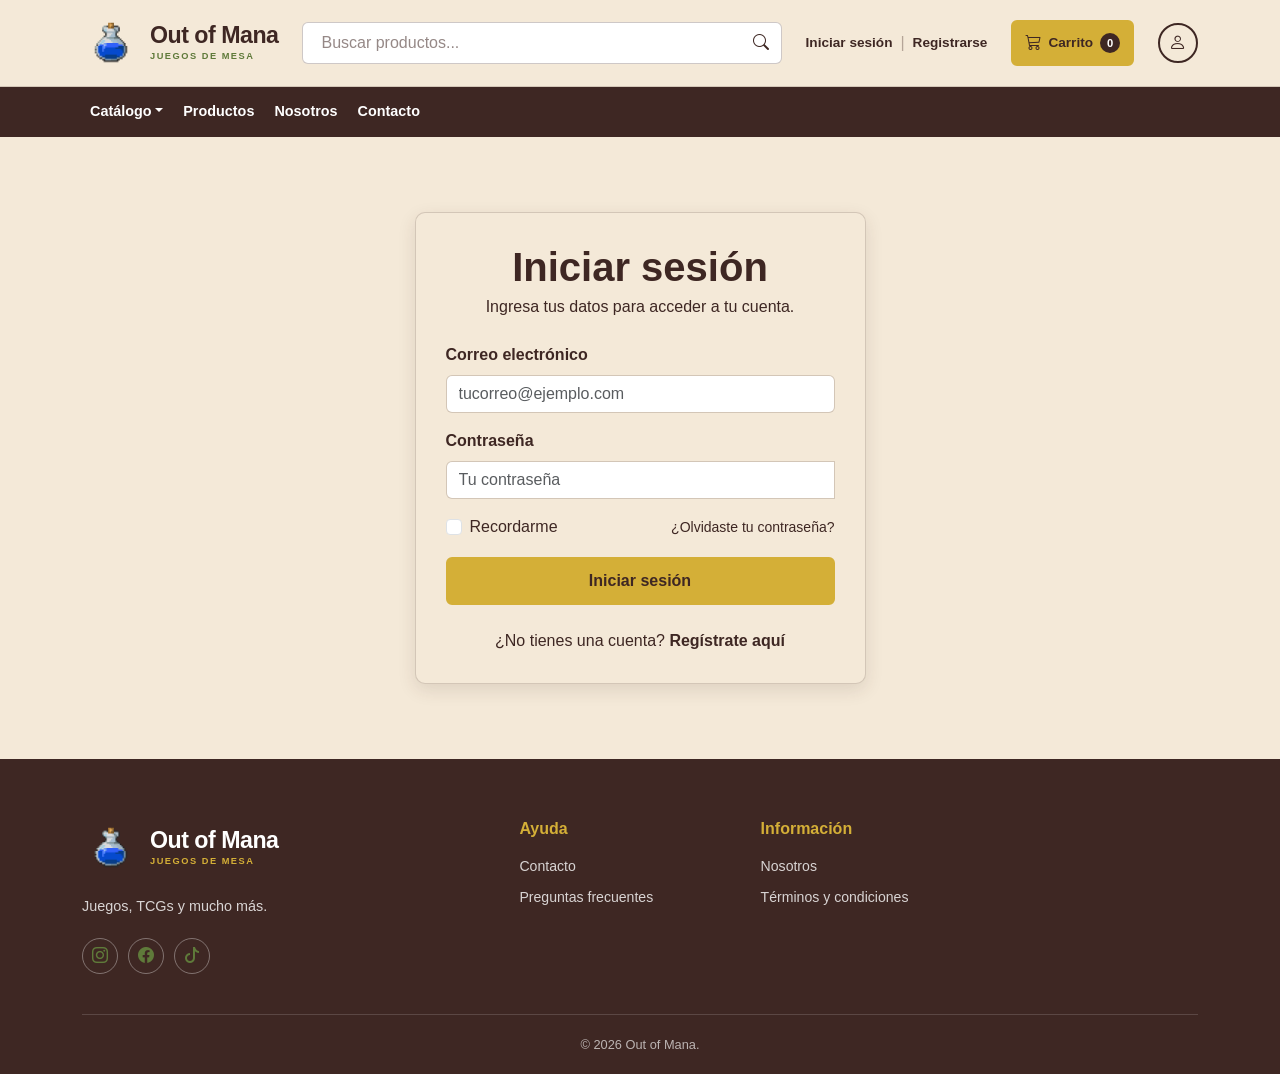
<file: frontend/vista-usuario/login.html>
<!DOCTYPE html>
<html lang="es">

<head>
    <meta charset="UTF-8">
    <meta name="viewport" content="width=device-width, initial-scale=1.0">
    <title>Login</title>
    
    <link href="https://cdn.jsdelivr.net/npm/bootstrap@5.3.3/dist/css/bootstrap.min.css" rel="stylesheet">
    <link rel="stylesheet" href="https://cdn.jsdelivr.net/npm/bootstrap-icons@1.11.3/font/bootstrap-icons.min.css">
    <link rel="stylesheet" href="../css/styles.css">
</head>
<body>

    <header>
        <div class="top-navbar">
            <div class="container">
                <div class="top-navbar-content">

                    <a href="../index.html" class="logo">
                        <div class="logo-icon">
                            <img src="../img/logo.webp" alt="Out of Mana">
                        </div>
                        <div class="logo-text">
                            <span class="logo-title">Out of Mana</span>
                            <span class="logo-subtitle">JUEGOS DE MESA</span>
                        </div>
                    </a>

                    <form class="search-form" id="searchForm">
                        <input type="search" class="search-input" id="searchInput" placeholder="Buscar productos..."
                            aria-label="Buscar productos">

                        <button type="submit" class="search-button">
                            <i class="bi bi-search"></i>
                        </button>
                    </form>

                    <div class="account-links">
                        <a href="login.html">Iniciar sesión</a>
                        <span>|</span>
                        <a href="registro.html">Registrarse</a>
                    </div>

                    <a href="#" class="cart-button" data-bs-toggle="offcanvas" data-bs-target="#cartOffcanvas"
                        aria-controls="cartOffcanvas">

                        <i class="bi bi-cart3"></i>
                        <span id="cartSummary">Carrito</span>
                        <span class="cart-count" id="cartCount">0</span>
                    </a>
                    <a href="#" class="user-button">
                        <i class="bi bi-person"></i>
                    </a>

                </div>
            </div>
        </div>

        <nav class="main-navbar navbar navbar-expand-lg">
            <div class="container">

                <button class="navbar-toggler" type="button" data-bs-toggle="collapse" data-bs-target="#mainMenu"
                    aria-label="Abrir menú">

                    <i class="bi bi-list"></i>
                </button>

                <div class="collapse navbar-collapse" id="mainMenu">

                    <ul class="navbar-nav me-auto">

                        <li class="nav-item dropdown">
                            <a class="nav-link dropdown-toggle" href="#" data-bs-toggle="dropdown">Catálogo</a>

                            <ul class="dropdown-menu">
                                <li>
                                    <a class="dropdown-item" href="productos.html">Todos los productos</a>
                                </li>

                                <li class="dropdown-submenu">
                                    <a class="dropdown-item dropdown-toggle">Juegos de mesa</a>
                                    <ul class="dropdown-menu">
                                        <li><a class="dropdown-item" href="productos.html?categoria=juegos-de-mesa">Todos</a></li>
                                        <li><a class="dropdown-item" href="productos.html?categoria=juegos-de-mesa&subcategoria=estrategia">Juegos de estrategia</a></li>
                                        <li><a class="dropdown-item" href="productos.html?categoria=juegos-de-mesa&subcategoria=familiares">Juegos familiares</a></li>
                                        <li><a class="dropdown-item" href="productos.html?categoria=juegos-de-mesa&subcategoria=party">Juegos party</a></li>
                                        <li><a class="dropdown-item" href="productos.html?categoria=juegos-de-mesa&subcategoria=cartas">Juegos de cartas</a></li>
                                        <li><a class="dropdown-item" href="productos.html?categoria=juegos-de-mesa&subcategoria=expansiones">Expansiones</a></li>
                                    </ul>
                                </li>

                                <li class="dropdown-submenu">
                                    <a class="dropdown-item dropdown-toggle">TCG</a>
                                    <ul class="dropdown-menu">
                                        <li><a class="dropdown-item" href="productos.html?categoria=tcg">Todo TCG</a></li>
                                        <li><a class="dropdown-item" href="productos.html?categoria=tcg&subcategoria=pokemon">Pok&eacute;mon TCG</a></li>
                                        <li><a class="dropdown-item" href="productos.html?categoria=tcg&subcategoria=magic">Magic: The Gathering</a></li>
                                        <li><a class="dropdown-item" href="productos.html?categoria=tcg&subcategoria=yugioh">Yu-Gi-Oh!</a></li>
                                    </ul>
                                </li>

                                <li class="dropdown-submenu">
                                    <a class="dropdown-item dropdown-toggle">Accesorios</a>
                                    <ul class="dropdown-menu">
                                        <li><a class="dropdown-item" href="productos.html?categoria=accesorios">Todos</a></li>
                                        <li><a class="dropdown-item" href="productos.html?categoria=accesorios&subcategoria=sleeves">Sleeves</a></li>
                                        <li><a class="dropdown-item" href="productos.html?categoria=accesorios&subcategoria=deck-boxes">Deck boxes</a></li>
                                        <li><a class="dropdown-item" href="productos.html?categoria=accesorios&subcategoria=binders">Binders</a></li>
                                        <li><a class="dropdown-item" href="productos.html?categoria=accesorios&subcategoria=playmats">Mousepads / Playmats</a></li>
                                        <li><a class="dropdown-item" href="productos.html?categoria=accesorios&subcategoria=xl-desk-mats">XL Desk Mats</a></li>
                                        <li><a class="dropdown-item" href="productos.html?categoria=accesorios&subcategoria=dados">Dados</a></li>
                                        <li><a class="dropdown-item" href="productos.html?categoria=accesorios&subcategoria=dice-sets">Dice sets</a></li>
                                        <li><a class="dropdown-item" href="productos.html?categoria=accesorios&subcategoria=dice-towers">Dice towers</a></li>
                                    </ul>
                                </li>

                                <li class="dropdown-submenu">
                                    <a class="dropdown-item dropdown-toggle">TTRPG</a>
                                    <ul class="dropdown-menu">
                                        <li><a class="dropdown-item" href="productos.html?categoria=ttrpg">Todo TTRPG</a></li>
                                        <li><a class="dropdown-item" href="productos.html?categoria=ttrpg&subcategoria=dyd">Dungeons &amp; Dragons</a></li>
                                        <li><a class="dropdown-item" href="productos.html?categoria=ttrpg&subcategoria=cthulhu">Call of Cthulhu</a></li>
                                    </ul>
                                </li>

                                <li class="dropdown-submenu">
                                    <a class="dropdown-item dropdown-toggle">Rompecabezas</a>
                                    <ul class="dropdown-menu">
                                        <li><a class="dropdown-item" href="productos.html?categoria=rompecabezas">Todos</a></li>
                                        <li><a class="dropdown-item" href="productos.html?categoria=rompecabezas&subcategoria=500-piezas">500 piezas</a></li>
                                        <li><a class="dropdown-item" href="productos.html?categoria=rompecabezas&subcategoria=1000-piezas">1000 piezas</a></li>
                                        <li><a class="dropdown-item" href="productos.html?categoria=rompecabezas&subcategoria=3d">Rompecabezas 3D</a></li>
                                    </ul>
                                </li>
                            </ul>
                        </li>

                        <li class="nav-item">
                            <a class="nav-link" href="productos.html">Productos</a>
                        </li>

                        <li class="nav-item">
                            <a class="nav-link" href="nosotras.html">Nosotros</a>
                        </li>

                        <li class="nav-item">
                            <a class="nav-link" href="contacto.html">Contacto</a>
                        </li>

                    </ul>

                </div>
            </div>
        </nav>
    </header>

        <div class="offcanvas offcanvas-end cart-offcanvas" tabindex="-1" id="cartOffcanvas"
        aria-labelledby="cartOffcanvasLabel">

        <div class="offcanvas-header">
            <h5 class="offcanvas-title" id="cartOffcanvasLabel">
                <i class="bi bi-cart3"></i>
                Tu carrito
            </h5>

            <button type="button" class="btn-close" data-bs-dismiss="offcanvas" aria-label="Cerrar"></button>
        </div>

        <div class="offcanvas-body">
            <div id="cartItems" class="cart-items">
                <div class="cart-empty" id="cartEmpty">
                    <i class="bi bi-cart-x"></i>
                    <p>Tu carrito está vacío.</p>
                </div>
            </div>

            <div class="cart-footer">
                <div class="cart-total">
                    <span>Total</span>
                    <strong id="cartTotal">$0</strong>
                </div>

                <a href="carrito.html" class="btn btn-dark w-100">Ver carrito</a>
                <button type="button" class="btn btn-gold w-100" id="checkoutButton">Finalizar compra</button>
            </div>
        </div>
    </div>

    <section class="products-section">
        <div class="container">
            <div class="row justify-content-center">
                <div class="col-12 col-md-8 col-lg-5">
                    <div class="content-box">
                        <h1 class="text-center mb-1">Iniciar sesión</h1>
                        <p class="text-center mb-4">Ingresa tus datos para acceder a tu cuenta.</p>
 
                        <form id="loginForm" novalidate>
 
                            <div class="mb-3">
                                <label for="loginEmail" class="form-label">Correo electrónico</label>
                                <input type="email" class="form-control" id="loginEmail" name="email"
                                    placeholder="tucorreo@ejemplo.com" required>
                                <div class="invalid-feedback">
                                    Ingresa un correo electrónico válido.
                                </div>
                            </div>
 
                            <div class="mb-3">
                                <label for="loginPassword" class="form-label">Contraseña</label>
                                <div class="input-group">
                                    <input type="password" class="form-control" id="loginPassword" name="password"
                                        placeholder="Tu contraseña" minlength="6" required>
                                    <div class="invalid-feedback">
                                        La contraseña debe tener al menos 6 caracteres.
                                    </div>
                                </div>
                            </div>
 
                            <div class="mb-3 d-flex justify-content-between align-items-center">
                                <div class="form-check">
                                    <input class="form-check-input" type="checkbox" id="rememberMe">
                                    <label class="form-check-label" for="rememberMe">Recordarme</label>
                                </div>
 
                                <a href="#" class="small">¿Olvidaste tu contraseña?</a>
                            </div>
 
                            <div id="loginError" class="alert alert-danger d-none" role="alert"></div>
                            <button type="submit" class="btn btn-gold w-100">Iniciar sesión</button>
                            <p class="text-center mt-4 mb-0">¿No tienes una cuenta? <b><a href="registro.html">Regístrate aquí</a></b></p>
                        </form>
                    </div>
                </div>
            </div>
        </div>
    </section>

    <footer class="footer">
        <div class="container">
            <div class="footer-content">
                <div class="footer-brand">
                    <a href="../index.html" class="logo">
                        <div class="logo-icon">
                            <img src="../img/logo.webp" alt="Out of Mana">
                        </div>

                        <div class="logo-text">
                            <span class="logo-title">Out of Mana</span>
                            <span class="logo-subtitle">JUEGOS DE MESA</span>
                        </div>
                    </a>

                    <p>Juegos, TCGs y mucho más.</p>

                    <div class="social-links">
                        <a href="https://www.instagram.com/" aria-label="Instagram">
                            <i class="bi bi-instagram"></i>
                        </a>

                        <a href="https://www.facebook.com/" aria-label="Facebook">
                            <i class="bi bi-facebook"></i>
                        </a>
                        <a href="https://www.tiktok.com/" aria-label="TikTok">
                            <i class="bi bi-tiktok"></i>
                        </a>
                    </div>

                </div>

                <div class="footer-column">
                    <h4>Ayuda</h4>
                    <a href="contacto.html">Contacto</a>
                    <a href="detalle-blog.html">Preguntas frecuentes</a>
                </div>

                <div class="footer-column">
                    <h4>Información</h4>
                    <a href="nosotras.html">Nosotros</a>
                    <a href="#">Términos y condiciones</a>
                </div>
            </div>

            <div class="footer-bottom">
                <p>© 2026 Out of Mana.</p>
            </div>

        </div>
    </footer>

    <script src="https://cdn.jsdelivr.net/npm/bootstrap@5.3.3/dist/js/bootstrap.bundle.min.js"></script>
    <script src="../js/storage.js"></script>
    <script src="../js/carrito.js"></script>
    <script src="../js/auth.js"></script>
    <script src="../js/header.js"></script>
    <script src="../js/login.js"></script>
    <script src="../js/script.js"></script>
</body>
</html>
</file>
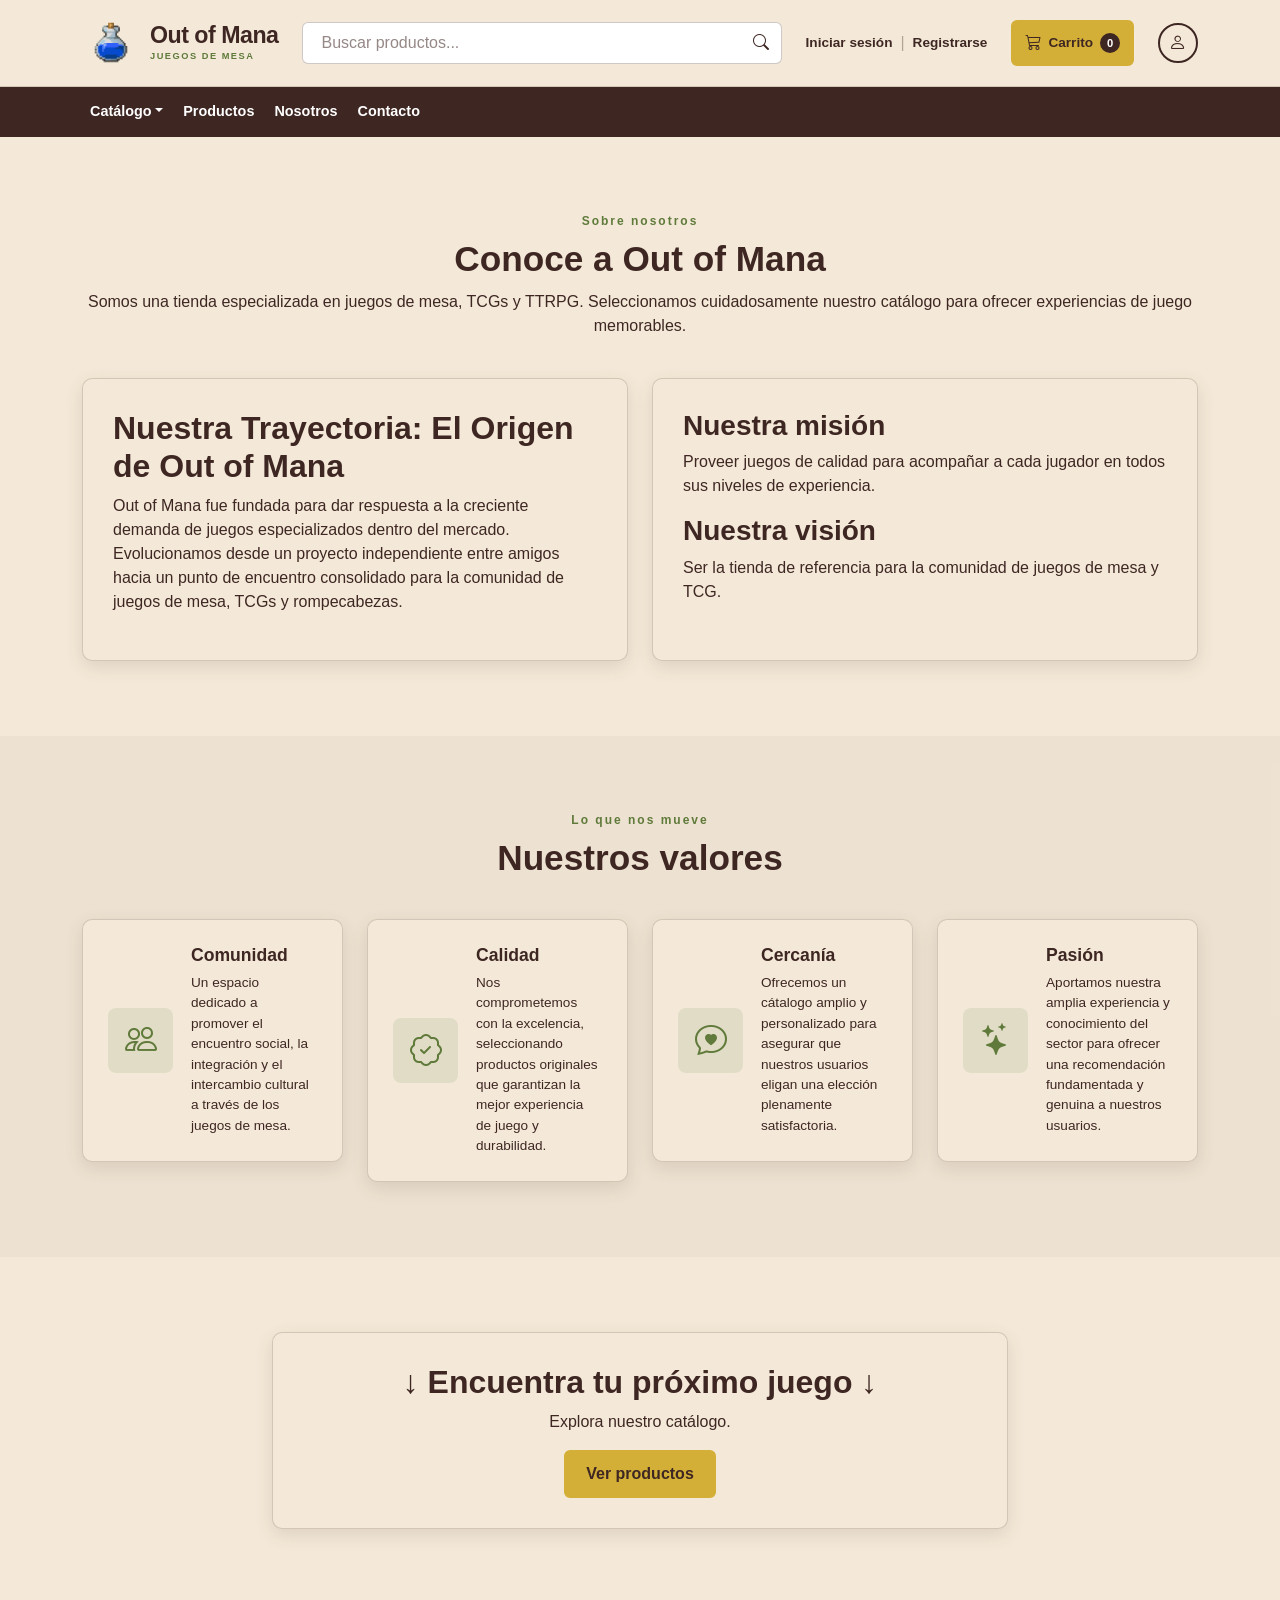
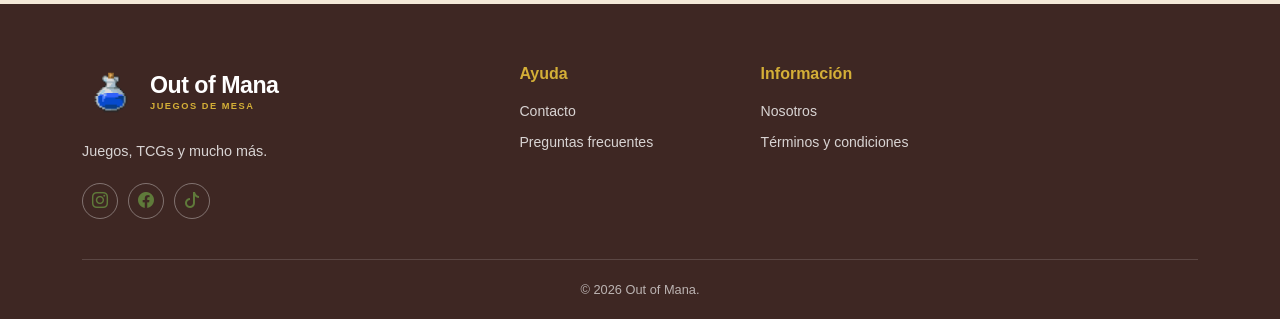
<file: frontend/vista-usuario/nosotras.html>
<!DOCTYPE html>
<html lang="es">

<head>
    <meta charset="UTF-8">
    <meta name="viewport" content="width=device-width, initial-scale=1.0">
    <title>Nosotras</title>
    
    <link href="https://cdn.jsdelivr.net/npm/bootstrap@5.3.3/dist/css/bootstrap.min.css" rel="stylesheet">
    <link rel="stylesheet" href="https://cdn.jsdelivr.net/npm/bootstrap-icons@1.11.3/font/bootstrap-icons.min.css">
    <link rel="stylesheet" href="../css/styles.css">
</head>
<body>

    <header>
        <div class="top-navbar">
            <div class="container">
                <div class="top-navbar-content">

                    <a href="../index.html" class="logo">
                        <div class="logo-icon">
                            <img src="../img/logo.webp" alt="Out of Mana">
                        </div>
                        <div class="logo-text">
                            <span class="logo-title">Out of Mana</span>
                            <span class="logo-subtitle">JUEGOS DE MESA</span>
                        </div>
                    </a>

                    <form class="search-form" id="searchForm">
                        <input type="search" class="search-input" id="searchInput" placeholder="Buscar productos..."
                            aria-label="Buscar productos">

                        <button type="submit" class="search-button">
                            <i class="bi bi-search"></i>
                        </button>
                    </form>

                    <div class="account-links">
                        <a href="login.html">Iniciar sesión</a>
                        <span>|</span>
                        <a href="registro.html">Registrarse</a>
                    </div>

                    <a href="#" class="cart-button" data-bs-toggle="offcanvas" data-bs-target="#cartOffcanvas"
                        aria-controls="cartOffcanvas">

                        <i class="bi bi-cart3"></i>
                        <span id="cartSummary">Carrito</span>
                        <span class="cart-count" id="cartCount">0</span>
                    </a>
                    <a href="#" class="user-button">
                        <i class="bi bi-person"></i>
                    </a>

                </div>
            </div>
        </div>

        <nav class="main-navbar navbar navbar-expand-lg">
            <div class="container">

                <button class="navbar-toggler" type="button" data-bs-toggle="collapse" data-bs-target="#mainMenu"
                    aria-label="Abrir menú">

                    <i class="bi bi-list"></i>
                </button>

                <div class="collapse navbar-collapse" id="mainMenu">

                    <ul class="navbar-nav me-auto">

                        <li class="nav-item dropdown">
                            <a class="nav-link dropdown-toggle" href="#" data-bs-toggle="dropdown">Catálogo</a>

                            <ul class="dropdown-menu">
                                <li>
                                    <a class="dropdown-item" href="productos.html">Todos los productos</a>
                                </li>

                                <li class="dropdown-submenu">
                                    <a class="dropdown-item dropdown-toggle">Juegos de mesa</a>
                                    <ul class="dropdown-menu">
                                        <li><a class="dropdown-item" href="productos.html?categoria=juegos-de-mesa">Todos</a></li>
                                        <li><a class="dropdown-item" href="productos.html?categoria=juegos-de-mesa&subcategoria=estrategia">Juegos de estrategia</a></li>
                                        <li><a class="dropdown-item" href="productos.html?categoria=juegos-de-mesa&subcategoria=familiares">Juegos familiares</a></li>
                                        <li><a class="dropdown-item" href="productos.html?categoria=juegos-de-mesa&subcategoria=party">Juegos party</a></li>
                                        <li><a class="dropdown-item" href="productos.html?categoria=juegos-de-mesa&subcategoria=cartas">Juegos de cartas</a></li>
                                        <li><a class="dropdown-item" href="productos.html?categoria=juegos-de-mesa&subcategoria=expansiones">Expansiones</a></li>
                                    </ul>
                                </li>

                                <li class="dropdown-submenu">
                                    <a class="dropdown-item dropdown-toggle">TCG</a>
                                    <ul class="dropdown-menu">
                                        <li><a class="dropdown-item" href="productos.html?categoria=tcg">Todo TCG</a></li>
                                        <li><a class="dropdown-item" href="productos.html?categoria=tcg&subcategoria=pokemon">Pok&eacute;mon TCG</a></li>
                                        <li><a class="dropdown-item" href="productos.html?categoria=tcg&subcategoria=magic">Magic: The Gathering</a></li>
                                        <li><a class="dropdown-item" href="productos.html?categoria=tcg&subcategoria=yugioh">Yu-Gi-Oh!</a></li>
                                    </ul>
                                </li>

                                <li class="dropdown-submenu">
                                    <a class="dropdown-item dropdown-toggle">Accesorios</a>
                                    <ul class="dropdown-menu">
                                        <li><a class="dropdown-item" href="productos.html?categoria=accesorios">Todos</a></li>
                                        <li><a class="dropdown-item" href="productos.html?categoria=accesorios&subcategoria=sleeves">Sleeves</a></li>
                                        <li><a class="dropdown-item" href="productos.html?categoria=accesorios&subcategoria=deck-boxes">Deck boxes</a></li>
                                        <li><a class="dropdown-item" href="productos.html?categoria=accesorios&subcategoria=binders">Binders</a></li>
                                        <li><a class="dropdown-item" href="productos.html?categoria=accesorios&subcategoria=playmats">Mousepads / Playmats</a></li>
                                        <li><a class="dropdown-item" href="productos.html?categoria=accesorios&subcategoria=xl-desk-mats">XL Desk Mats</a></li>
                                        <li><a class="dropdown-item" href="productos.html?categoria=accesorios&subcategoria=dados">Dados</a></li>
                                        <li><a class="dropdown-item" href="productos.html?categoria=accesorios&subcategoria=dice-sets">Dice sets</a></li>
                                        <li><a class="dropdown-item" href="productos.html?categoria=accesorios&subcategoria=dice-towers">Dice towers</a></li>
                                    </ul>
                                </li>

                                <li class="dropdown-submenu">
                                    <a class="dropdown-item dropdown-toggle">TTRPG</a>
                                    <ul class="dropdown-menu">
                                        <li><a class="dropdown-item" href="productos.html?categoria=ttrpg">Todo TTRPG</a></li>
                                        <li><a class="dropdown-item" href="productos.html?categoria=ttrpg&subcategoria=dyd">Dungeons &amp; Dragons</a></li>
                                        <li><a class="dropdown-item" href="productos.html?categoria=ttrpg&subcategoria=cthulhu">Call of Cthulhu</a></li>
                                    </ul>
                                </li>

                                <li class="dropdown-submenu">
                                    <a class="dropdown-item dropdown-toggle">Rompecabezas</a>
                                    <ul class="dropdown-menu">
                                        <li><a class="dropdown-item" href="productos.html?categoria=rompecabezas">Todos</a></li>
                                        <li><a class="dropdown-item" href="productos.html?categoria=rompecabezas&subcategoria=500-piezas">500 piezas</a></li>
                                        <li><a class="dropdown-item" href="productos.html?categoria=rompecabezas&subcategoria=1000-piezas">1000 piezas</a></li>
                                        <li><a class="dropdown-item" href="productos.html?categoria=rompecabezas&subcategoria=3d">Rompecabezas 3D</a></li>
                                    </ul>
                                </li>
                            </ul>
                        </li>

                        <li class="nav-item">
                            <a class="nav-link" href="productos.html">Productos</a>
                        </li>

                        <li class="nav-item">
                            <a class="nav-link" href="nosotras.html">Nosotros</a>
                        </li>

                        <li class="nav-item">
                            <a class="nav-link" href="contacto.html">Contacto</a>
                        </li>

                    </ul>

                </div>
            </div>
        </nav>
    </header>

    <main>

        <section class="products-section">
            <div class="container">
                <div class="section-heading">
                    <span>Sobre nosotros</span>
                    <h1>Conoce a Out of Mana</h1>
                    <p>Somos una tienda especializada en juegos de mesa, TCGs y TTRPG. 
                        Seleccionamos cuidadosamente nuestro catálogo para ofrecer experiencias de juego memorables.</p>
                </div>

                <div class="row align-items-stretch g-4">

                    <div class="col-lg-6">
                        <div class="content-box h-100">
                            <h2>Nuestra Trayectoria: El Origen de Out of Mana</h2>
                            <p>Out of Mana fue fundada para dar respuesta a la creciente demanda de juegos especializados dentro del mercado. 
                                Evolucionamos desde un proyecto independiente entre amigos hacia un punto de encuentro consolidado para la comunidad de juegos de mesa, 
                                TCGs y rompecabezas.</p>
                        </div>
                    </div>

                    <div class="col-lg-6">
                        <div class="content-box h-100">
                            <h3>Nuestra misión</h3>
                            <p>Proveer juegos de calidad para acompañar a cada jugador en todos sus niveles de experiencia.</p>
                            <h3>Nuestra visión</h3>
                            <p>Ser la tienda de referencia para la comunidad de juegos de mesa y TCG.</p>
                        </div>
                    </div>
                </div>
            </div>
        </section>

        <section class="categories-section">
            <div class="container">
                <div class="section-heading">
                    <span>Lo que nos mueve</span>
                    <h2>Nuestros valores</h2>
                </div>

                <div class="row g-4">

                    <div class="col-md-6 col-lg-3">
                        <div class="category-card">
                            <div class="category-icon">
                                <i class="bi bi-people"></i>
                            </div>
                            <div>
                                <h3>Comunidad</h3>
                                <p>Un espacio dedicado a promover el encuentro social, la integración y el intercambio cultural a 
                                    través de los juegos de mesa.</p>
                            </div>
                        </div>
                    </div>

                    <div class="col-md-6 col-lg-3">
                        <div class="category-card">
                            <div class="category-icon">
                                <i class="bi bi-patch-check"></i>
                            </div>
                            <div>
                                <h3>Calidad</h3>
                                <p>Nos comprometemos con la excelencia, seleccionando productos originales que 
                                    garantizan la mejor experiencia de juego y durabilidad.</p>
                            </div>
                        </div>
                    </div>

                    <div class="col-md-6 col-lg-3">
                        <div class="category-card">
                            <div class="category-icon">
                                <i class="bi bi-chat-heart"></i>
                            </div>
                            <div>
                                <h3>Cercanía</h3>
                                <p>Ofrecemos un cátalogo amplio y personalizado para asegurar que nuestros usuarios eligan
                                    una elección plenamente satisfactoria.</p>
                            </div>
                        </div>
                    </div>

                    <div class="col-md-6 col-lg-3">
                        <div class="category-card">
                            <div class="category-icon">
                                <i class="bi bi-stars"></i>
                            </div>
                            <div>
                                <h3>Pasión</h3>
                                <p>Aportamos nuestra amplia experiencia y conocimiento del sector 
                                    para ofrecer una recomendación fundamentada y genuina a nuestros usuarios.</p>
                            </div>
                        </div>
                    </div>

                </div>
            </div>
        </section>

        <section class="products-section">
            <div class="container">
                <div class="row justify-content-center">
                    <div class="col-lg-8">
                        <div class="content-box text-center">
                            <h2> ↓ Encuentra tu próximo juego ↓ </h2>
                            <p>Explora nuestro catálogo.</p>
                            <a href="productos.html" class="btn btn-gold">Ver productos</a>
                        </div>
                    </div>
                </div>
            </div>
        </section>

    </main>

        <div class="offcanvas offcanvas-end cart-offcanvas" tabindex="-1" id="cartOffcanvas"
        aria-labelledby="cartOffcanvasLabel">

        <div class="offcanvas-header">
            <h5 class="offcanvas-title" id="cartOffcanvasLabel">
                <i class="bi bi-cart3"></i>
                Tu carrito
            </h5>

            <button type="button" class="btn-close" data-bs-dismiss="offcanvas" aria-label="Cerrar"></button>
        </div>

        <div class="offcanvas-body">
            <div id="cartItems" class="cart-items">
                <div class="cart-empty" id="cartEmpty">
                    <i class="bi bi-cart-x"></i>
                    <p>Tu carrito está vacío.</p>
                </div>
            </div>

            <div class="cart-footer">
                <div class="cart-total">
                    <span>Total</span>
                    <strong id="cartTotal">$0</strong>
                </div>

                <a href="carrito.html" class="btn btn-dark w-100">Ver carrito</a>
                <button type="button" class="btn btn-gold w-100" id="checkoutButton">Finalizar compra</button>
            </div>
        </div>
    </div>


    <footer class="footer">
        <div class="container">
            <div class="footer-content">
                <div class="footer-brand">
                    <a href="../index.html" class="logo">
                        <div class="logo-icon">
                            <img src="../img/logo.webp" alt="Out of Mana">
                        </div>

                        <div class="logo-text">
                            <span class="logo-title">Out of Mana</span>
                            <span class="logo-subtitle">JUEGOS DE MESA</span>
                        </div>
                    </a>

                    <p>Juegos, TCGs y mucho más.</p>

                    <div class="social-links">
                        <a href="https://www.instagram.com/" aria-label="Instagram">
                            <i class="bi bi-instagram"></i>
                        </a>

                        <a href="https://www.facebook.com/" aria-label="Facebook">
                            <i class="bi bi-facebook"></i>
                        </a>
                        <a href="https://www.tiktok.com/" aria-label="TikTok">
                            <i class="bi bi-tiktok"></i>
                        </a>
                    </div>

                </div>

                <div class="footer-column">
                    <h4>Ayuda</h4>
                    <a href="contacto.html">Contacto</a>
                    <a href="detalle-blog.html">Preguntas frecuentes</a>
                </div>

                <div class="footer-column">
                    <h4>Información</h4>
                    <a href="nosotras.html">Nosotros</a>
                    <a href="#">Términos y condiciones</a>
                </div>
            </div>

            <div class="footer-bottom">
                <p>© 2026 Out of Mana.</p>
            </div>

        </div>
    </footer>

    <script src="https://cdn.jsdelivr.net/npm/bootstrap@5.3.3/dist/js/bootstrap.bundle.min.js"></script>
    <script src="../js/storage.js"></script>
    <script src="../js/auth.js"></script>
    <script src="../js/header.js"></script>
    <script src="../js/carrito.js"></script>
    <script src="../js/script.js"></script>
</body>
</html>
</file>
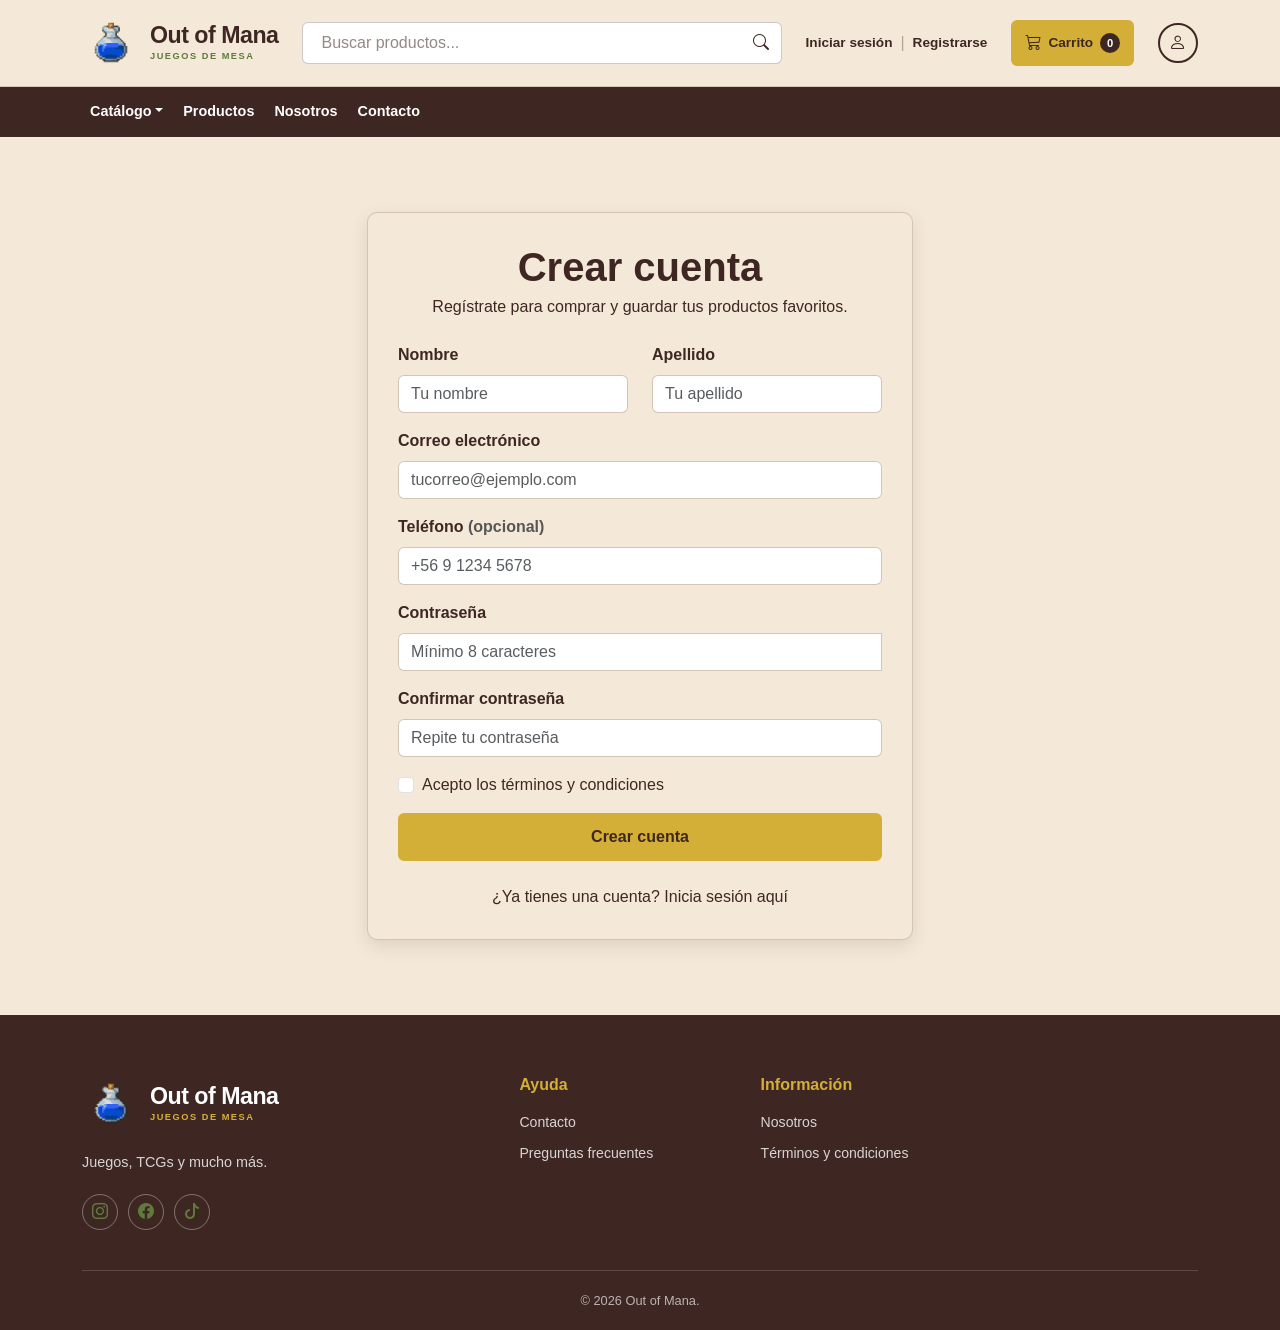
<file: frontend/vista-usuario/registro.html>
<!DOCTYPE html>
<html lang="es">

<head>
    <meta charset="UTF-8">
    <meta name="viewport" content="width=device-width, initial-scale=1.0">
    <title>Registrarse</title>

    <link href="https://cdn.jsdelivr.net/npm/bootstrap@5.3.3/dist/css/bootstrap.min.css" rel="stylesheet">
    <link rel="stylesheet" href="https://cdn.jsdelivr.net/npm/bootstrap-icons@1.11.3/font/bootstrap-icons.min.css">
    <link rel="stylesheet" href="../css/styles.css">
</head>

<body>
    <header>
        <div class="top-navbar">
            <div class="container">
                <div class="top-navbar-content">

                    <a href="../index.html" class="logo">
                        <div class="logo-icon">
                            <img src="../img/logo.webp" alt="Out of Mana">
                        </div>
                        <div class="logo-text">
                            <span class="logo-title">Out of Mana</span>
                            <span class="logo-subtitle">JUEGOS DE MESA</span>
                        </div>
                    </a>

                    <form class="search-form" id="searchForm">
                        <input type="search" class="search-input" id="searchInput" placeholder="Buscar productos..."
                            aria-label="Buscar productos">

                        <button type="submit" class="search-button">
                            <i class="bi bi-search"></i>
                        </button>
                    </form>

                    <div class="account-links">
                        <a href="login.html">Iniciar sesión</a>
                        <span>|</span>
                        <a href="registro.html">Registrarse</a>
                    </div>

                    <a href="#" class="cart-button" data-bs-toggle="offcanvas" data-bs-target="#cartOffcanvas"
                        aria-controls="cartOffcanvas">

                        <i class="bi bi-cart3"></i>
                        <span id="cartSummary">Carrito</span>
                        <span class="cart-count" id="cartCount">0</span>
                    </a>
                    <a href="#" class="user-button">
                        <i class="bi bi-person"></i>
                    </a>

                </div>
            </div>
        </div>

        <nav class="main-navbar navbar navbar-expand-lg">
            <div class="container">

                <button class="navbar-toggler" type="button" data-bs-toggle="collapse" data-bs-target="#mainMenu"
                    aria-label="Abrir menú">

                    <i class="bi bi-list"></i>
                </button>

                <div class="collapse navbar-collapse" id="mainMenu">

                    <ul class="navbar-nav me-auto">

                        <li class="nav-item dropdown">
                            <a class="nav-link dropdown-toggle" href="#" data-bs-toggle="dropdown">Catálogo</a>

                            <ul class="dropdown-menu">
                                <li>
                                    <a class="dropdown-item" href="productos.html">Todos los productos</a>
                                </li>

                                <li class="dropdown-submenu">
                                    <a class="dropdown-item dropdown-toggle">Juegos de mesa</a>
                                    <ul class="dropdown-menu">
                                        <li><a class="dropdown-item" href="productos.html?categoria=juegos-de-mesa">Todos</a></li>
                                        <li><a class="dropdown-item" href="productos.html?categoria=juegos-de-mesa&subcategoria=estrategia">Juegos de estrategia</a></li>
                                        <li><a class="dropdown-item" href="productos.html?categoria=juegos-de-mesa&subcategoria=familiares">Juegos familiares</a></li>
                                        <li><a class="dropdown-item" href="productos.html?categoria=juegos-de-mesa&subcategoria=party">Juegos party</a></li>
                                        <li><a class="dropdown-item" href="productos.html?categoria=juegos-de-mesa&subcategoria=cartas">Juegos de cartas</a></li>
                                        <li><a class="dropdown-item" href="productos.html?categoria=juegos-de-mesa&subcategoria=expansiones">Expansiones</a></li>
                                    </ul>
                                </li>

                                <li class="dropdown-submenu">
                                    <a class="dropdown-item dropdown-toggle">TCG</a>
                                    <ul class="dropdown-menu">
                                        <li><a class="dropdown-item" href="productos.html?categoria=tcg">Todo TCG</a></li>
                                        <li><a class="dropdown-item" href="productos.html?categoria=tcg&subcategoria=pokemon">Pok&eacute;mon TCG</a></li>
                                        <li><a class="dropdown-item" href="productos.html?categoria=tcg&subcategoria=magic">Magic: The Gathering</a></li>
                                        <li><a class="dropdown-item" href="productos.html?categoria=tcg&subcategoria=yugioh">Yu-Gi-Oh!</a></li>
                                    </ul>
                                </li>

                                <li class="dropdown-submenu">
                                    <a class="dropdown-item dropdown-toggle">Accesorios</a>
                                    <ul class="dropdown-menu">
                                        <li><a class="dropdown-item" href="productos.html?categoria=accesorios">Todos</a></li>
                                        <li><a class="dropdown-item" href="productos.html?categoria=accesorios&subcategoria=sleeves">Sleeves</a></li>
                                        <li><a class="dropdown-item" href="productos.html?categoria=accesorios&subcategoria=deck-boxes">Deck boxes</a></li>
                                        <li><a class="dropdown-item" href="productos.html?categoria=accesorios&subcategoria=binders">Binders</a></li>
                                        <li><a class="dropdown-item" href="productos.html?categoria=accesorios&subcategoria=playmats">Mousepads / Playmats</a></li>
                                        <li><a class="dropdown-item" href="productos.html?categoria=accesorios&subcategoria=xl-desk-mats">XL Desk Mats</a></li>
                                        <li><a class="dropdown-item" href="productos.html?categoria=accesorios&subcategoria=dados">Dados</a></li>
                                        <li><a class="dropdown-item" href="productos.html?categoria=accesorios&subcategoria=dice-sets">Dice sets</a></li>
                                        <li><a class="dropdown-item" href="productos.html?categoria=accesorios&subcategoria=dice-towers">Dice towers</a></li>
                                    </ul>
                                </li>

                                <li class="dropdown-submenu">
                                    <a class="dropdown-item dropdown-toggle">TTRPG</a>
                                    <ul class="dropdown-menu">
                                        <li><a class="dropdown-item" href="productos.html?categoria=ttrpg">Todo TTRPG</a></li>
                                        <li><a class="dropdown-item" href="productos.html?categoria=ttrpg&subcategoria=dyd">Dungeons &amp; Dragons</a></li>
                                        <li><a class="dropdown-item" href="productos.html?categoria=ttrpg&subcategoria=cthulhu">Call of Cthulhu</a></li>
                                    </ul>
                                </li>

                                <li class="dropdown-submenu">
                                    <a class="dropdown-item dropdown-toggle">Rompecabezas</a>
                                    <ul class="dropdown-menu">
                                        <li><a class="dropdown-item" href="productos.html?categoria=rompecabezas">Todos</a></li>
                                        <li><a class="dropdown-item" href="productos.html?categoria=rompecabezas&subcategoria=500-piezas">500 piezas</a></li>
                                        <li><a class="dropdown-item" href="productos.html?categoria=rompecabezas&subcategoria=1000-piezas">1000 piezas</a></li>
                                        <li><a class="dropdown-item" href="productos.html?categoria=rompecabezas&subcategoria=3d">Rompecabezas 3D</a></li>
                                    </ul>
                                </li>
                            </ul>
                        </li>

                        <li class="nav-item">
                            <a class="nav-link" href="productos.html">Productos</a>
                        </li>

                        <li class="nav-item">
                            <a class="nav-link" href="nosotras.html">Nosotros</a>
                        </li>

                        <li class="nav-item">
                            <a class="nav-link" href="contacto.html">Contacto</a>
                        </li>

                    </ul>

                </div>
            </div>
        </nav>
    </header>

    <div class="offcanvas offcanvas-end cart-offcanvas" tabindex="-1" id="cartOffcanvas"
        aria-labelledby="cartOffcanvasLabel">

        <div class="offcanvas-header">
            <h5 class="offcanvas-title" id="cartOffcanvasLabel">
                <i class="bi bi-cart3"></i>
                Tu carrito
            </h5>

            <button type="button" class="btn-close" data-bs-dismiss="offcanvas" aria-label="Cerrar"></button>
        </div>

        <div class="offcanvas-body">
            <div id="cartItems" class="cart-items">
                <div class="cart-empty" id="cartEmpty">
                    <i class="bi bi-cart-x"></i>
                    <p>Tu carrito está vacío.</p>
                </div>
            </div>

            <div class="cart-footer">
                <div class="cart-total">
                    <span>Total</span>
                    <strong id="cartTotal">$0</strong>
                </div>

                <a href="carrito.html" class="btn btn-dark w-100">Ver carrito</a>
                <button type="button" class="btn btn-gold w-100" id="checkoutButton">Finalizar compra</button>
            </div>
        </div>
    </div>

    <section class="products-section">
        <div class="container">
            <div class="row justify-content-center">
                <div class="col-12 col-md-8 col-lg-6">
 
                    <div class="content-box">
                        <h1 class="text-center mb-1">Crear cuenta</h1>
                        <p class="text-center mb-4">Regístrate para comprar y guardar tus productos favoritos.</p>
 
                        <form id="registroForm" novalidate>
 
                            <div class="row">
                                <div class="col-md-6 mb-3">
                                    <label for="regNombre" class="form-label">Nombre</label>
                                    <input type="text" class="form-control" id="regNombre" name="nombre"
                                        placeholder="Tu nombre" required>
                                    <div class="invalid-feedback">
                                        Ingresa tu nombre.
                                    </div>
                                </div>
 
                                <div class="col-md-6 mb-3">
                                    <label for="regApellido" class="form-label">Apellido</label>
                                    <input type="text" class="form-control" id="regApellido" name="apellido"
                                        placeholder="Tu apellido" required>
                                    <div class="invalid-feedback">
                                        Ingresa tu apellido.
                                    </div>
                                </div>
                            </div>
 
                            <div class="mb-3">
                                <label for="regEmail" class="form-label">Correo electrónico</label>
                                <input type="email" class="form-control" id="regEmail" name="email"
                                    placeholder="tucorreo@ejemplo.com" required>
                                <div class="invalid-feedback">
                                    Ingresa un correo electrónico válido.
                                </div>
                            </div>
 
                            <div class="mb-3">
                                <label for="regTelefono" class="form-label">Teléfono <span class="text-muted">(opcional)</span></label>
                                <input type="tel" class="form-control" id="regTelefono" name="telefono"
                                    placeholder="+56 9 1234 5678" pattern="^[0-9+\s\-]{7,15}$">
                                <div class="invalid-feedback">
                                    Ingresa un número de teléfono válido.
                                </div>
                            </div>
 
                            <div class="mb-3">
                                <label for="regPassword" class="form-label">Contraseña</label>
                                <div class="input-group">
                                    <input type="password" class="form-control" id="regPassword" name="password"
                                        placeholder="Mínimo 8 caracteres" minlength="6" required>
                                    <div class="invalid-feedback">
                                        La contraseña debe tener al menos 6 caracteres.
                                    </div>
                                </div>
                            </div>
 
                            <div class="mb-3">
                                <label for="regPasswordConfirm" class="form-label">Confirmar contraseña</label>
                                <input type="password" class="form-control" id="regPasswordConfirm"
                                    name="passwordConfirm" placeholder="Repite tu contraseña" required>
                                <div class="invalid-feedback" id="passwordConfirmFeedback">
                                    Las contraseñas no coinciden.
                                </div>
                            </div>
 
                            <div class="mb-3 form-check">
                                <input type="checkbox" class="form-check-input" id="aceptaTerminos" required>
                                <label class="form-check-label" for="aceptaTerminos">
                                    Acepto los <a href="#">términos y condiciones</a>
                                </label>
                                <div class="invalid-feedback">
                                    Debes aceptar los términos y condiciones para continuar.
                                </div>
                            </div>
 
                            <div id="registroError" class="alert alert-danger d-none" role="alert"></div>
 
                            <button type="submit" class="btn btn-gold w-100">Crear cuenta</button>
 
                            <p class="text-center mt-4 mb-0">
                                ¿Ya tienes una cuenta?
                                <a href="login.html">Inicia sesión aquí</a>
                            </p>
 
                        </form>
                    </div>
 
                </div>
            </div>
        </div>
    </section>

    <footer class="footer">
        <div class="container">
            <div class="footer-content">
                <div class="footer-brand">
                    <a href="../index.html" class="logo">
                        <div class="logo-icon">
                            <img src="../img/logo.webp" alt="Out of Mana">
                        </div>

                        <div class="logo-text">
                            <span class="logo-title">Out of Mana</span>
                            <span class="logo-subtitle">JUEGOS DE MESA</span>
                        </div>
                    </a>

                    <p>Juegos, TCGs y mucho más.</p>

                    <div class="social-links">
                        <a href="https://www.instagram.com/" aria-label="Instagram">
                            <i class="bi bi-instagram"></i>
                        </a>

                        <a href="https://www.facebook.com/" aria-label="Facebook">
                            <i class="bi bi-facebook"></i>
                        </a>
                        <a href="https://www.tiktok.com/" aria-label="TikTok">
                            <i class="bi bi-tiktok"></i>
                        </a>
                    </div>

                </div>

                <div class="footer-column">
                    <h4>Ayuda</h4>
                    <a href="contacto.html">Contacto</a>
                    <a href="detalle-blog.html">Preguntas frecuentes</a>
                </div>

                <div class="footer-column">
                    <h4>Información</h4>
                    <a href="nosotras.html">Nosotros</a>
                    <a href="#">Términos y condiciones</a>
                </div>
            </div>

            <div class="footer-bottom">
                <p>© 2026 Out of Mana.</p>
            </div>

        </div>
    </footer>

    <script src="https://cdn.jsdelivr.net/npm/bootstrap@5.3.3/dist/js/bootstrap.bundle.min.js"></script>
    <script src="../js/storage.js"></script>
    <script src="../js/carrito.js"></script>
    <script src="../js/auth.js"></script>
    <script src="../js/header.js"></script>
    <script src="../js/registro.js"></script>
    <script src="../js/script.js"></script>
</body>

</html>
</file>
<file: frontend/css/styles.css>
/*
16px → 1rem
20px → 1.25rem
24px → 1.5rem
32px → 2rem
40px → 2.5rem
48px → 3rem
64px → 4rem
80px → 5rem
*/

:root {
    --parchment: #F4E9D8;
    --primary: #3E2723;
    --ink-brown: #3E2723;
    --forest-moss: #5F7A3A;
    --wizard-gold: #D4AF37;
    --white: #FFFFFF;
    --border: rgba(62, 39, 35, 0.18);
    --shadow: 0 6px 18px rgba(62, 39, 35, 0.12);
    --shadow-hover: 0 12px 28px rgba(62, 39, 35, 0.20);
}

* {
    box-sizing: border-box;
}

body {
    margin: 0;
    background-color: var(--parchment);
    color: var(--ink-brown);
    font-family: Arial, Helvetica, sans-serif;
}

img {
    max-width: 100%;
}

a {
    color: var(--primary);
    text-decoration: none;
}

a:hover {
    color: var(--forest-moss);
}

button,input,select,textarea {
    font-family: inherit;
}

/* HEADER */

.top-navbar {
    background-color: var(--parchment);
    border-bottom: 1px solid var(--border);
    padding: 14px 0;
}

.top-navbar-content {
    display: flex;
    align-items: center;
    gap: 24px;
    width: 100%;
}

.logo {
    display: flex;
    align-items: center;
    gap: 10px;
    flex-shrink: 0;
    color: var(--primary);
    text-decoration: none;
}

.logo:hover {
    color: var(--primary);
}

.logo-icon {
    display: flex;
    align-items: center;
    justify-content: center;
}

.logo-icon img {
    display: block;
    width: 58px;
    height: 58px;
    object-fit: contain;
}

.logo-text {
    display: flex;
    flex-direction: column;
    line-height: 1;
}

.logo-title {
    color: var(--primary);
    font-size: 1.45rem;
    font-weight: 800;
    letter-spacing: -0.5px;
}

.logo-subtitle {
    margin-top: 5px;
    color: var(--forest-moss);
    font-size: 0.58rem;
    font-weight: 700;
    letter-spacing: 1.5px;
}

/* BUSCADOR */

.search-form {
    display: flex;
    align-items: center;
    flex: 1;
    min-width: 180px;
    max-width: 560px;
    margin: 0 auto;
}

.search-input {
    width: 100%;
    height: 42px;
    padding: 0 50px 0 18px;
    background-color: var(--white);
    border: 1px solid rgba(62, 39, 35, 0.25);
    border-radius: 6px;
    color: var(--ink-brown);
    outline: none;
}

.search-input::placeholder {
    color: rgba(62, 39, 35, 0.55);
}

.search-input:focus {
    border-color: var(--wizard-gold);
    box-shadow: 0 0 0 3px rgba(212, 175, 55, 0.15);
}

.search-button {
    width: 42px;
    height: 42px;
    margin-left: -42px;
    border: none;
    background: transparent;
    color: var(--primary);
    font-size: 1rem;
    cursor: pointer;
}

.search-button:hover {
    color: var(--forest-moss);
}

/* CUENTA */

.account-links {
    display: flex;
    align-items: center;
    gap: 8px;
    flex-shrink: 0;
    white-space: nowrap;
}

.account-links a {
    color: var(--primary);
    font-size: 0.85rem;
    font-weight: 600;
    text-decoration: none;
}

.account-links a:hover {
    color: var(--forest-moss);
}

.account-links span {
    color: rgba(62, 39, 35, 0.35);
}

/* CARRITO */

.cart-button {
    display: inline-flex;
    align-items: center;
    justify-content: center;
    gap: 7px;
    flex-shrink: 0;
    padding: 9px 12px;
    background-color: var(--wizard-gold);
    border: 2px solid var(--wizard-gold);
    border-radius: 6px;
    color: var(--primary);
    font-size: 0.85rem;
    font-weight: 700;
    text-decoration: none;
    transition: all 0.2s ease;
}

.cart-button:hover {
    background-color: var(--primary);
    border-color: var(--primary);
    color: var(--white);
}

.cart-button i {
    font-size: 1rem;
}

.cart-count {
    display: inline-flex;
    align-items: center;
    justify-content: center;
    min-width: 20px;
    height: 20px;
    padding: 0 5px;
    background-color: var(--primary);
    border-radius: 50%;
    color: var(--white);
    font-size: 0.7rem;
}

.cart-button:hover .cart-count {
    background-color: var(--wizard-gold);
    color: var(--primary);
}

/* USUARIO */

.user-button {
    display: flex;
    align-items: center;
    justify-content: center;
    width: 40px;
    height: 40px;
    flex-shrink: 0;
    border: 2px solid var(--primary);
    border-radius: 50%;
    color: var(--primary);
    font-size: 1.1rem;
    text-decoration: none;
    transition: all 0.2s ease;
}

.user-button:hover {
    background-color: var(--primary);
    color: var(--white);
}

/* NAVBAR */

.main-navbar {
    background-color: var(--primary) !important;
    padding: 0;
}

.main-navbar .navbar-nav {
    gap: 4px;
}

.main-navbar .nav-link {
    padding: 14px 18px;
    color: var(--white) !important;
    font-size: 0.9rem;
    font-weight: 600;
    transition: background-color 0.2s ease, color 0.2s ease;
}

.main-navbar .nav-link:hover,
.main-navbar .nav-link:focus,
.main-navbar .nav-link.active {
    background-color: var(--ink-brown);
    color: var(--wizard-gold) !important;
}

.main-navbar .navbar-toggler {
    margin: 8px 0;
    padding: 6px 10px;
    border: 1px solid rgba(255, 255, 255, 0.5);
    color: var(--white);
}

.main-navbar .navbar-toggler:focus {
    box-shadow: none;
}

.main-navbar .navbar-toggler i {
    font-size: 1.4rem;
}

/* DROPDOWN */

.main-navbar .dropdown-menu {
    margin-top: 0;
    padding: 8px 0;
    background-color: var(--parchment);
    border: 1px solid var(--border);
    border-radius: 0 0 6px 6px;
    box-shadow: var(--shadow);
}

.main-navbar .dropdown-item {
    padding: 9px 18px;
    color: var(--ink-brown);
    font-size: 0.85rem;
}

.main-navbar .dropdown-item:hover,
.main-navbar .dropdown-item:focus {
    background-color: var(--primary);
    color: var(--white);
}

/* SUBMENÚS DEL CATÁLOGO */

.dropdown-submenu {
    position: relative;
}

.dropdown-submenu > .dropdown-item.dropdown-toggle {
    display: flex;
    align-items: center;
    justify-content: space-between;
}

.dropdown-submenu > .dropdown-item.dropdown-toggle::after {
    margin-left: 10px;
    transform: rotate(-90deg);
}

.dropdown-submenu > .dropdown-menu {
    top: -9px;
    left: 100%;
    margin-left: 1px;
    display: none;
}

.dropdown-submenu:hover > .dropdown-menu,
.dropdown-submenu.show > .dropdown-menu {
    display: block;
}

@media (max-width: 991.98px) {
    .dropdown-submenu > .dropdown-menu {
        position: static;
        display: none;
        margin-left: 0;
        border: none;
        border-radius: 0;
        box-shadow: none;
        padding-left: 14px;
        background-color: rgba(0, 0, 0, 0.04);
    }

    .dropdown-submenu.show > .dropdown-menu {
        display: block;
    }

    .dropdown-submenu > .dropdown-item.dropdown-toggle::after {
        transform: rotate(0deg);
        transition: transform 0.2s ease;
    }

    .dropdown-submenu.show > .dropdown-item.dropdown-toggle::after {
        transform: rotate(-90deg);
    }
}

/* INFORMACIÓN DE ENVÍOS */

.shipping-info {
    display: flex;
    align-items: center;
    gap: 7px;
    margin-left: auto;
    color: var(--white);
    font-size: 0.85rem;
    font-weight: 600;
    white-space: nowrap;
}

.shipping-info i {
    color: var(--wizard-gold);
    font-size: 1rem;
}

/* HERO / CAROUSEL */

.hero {
    width: 100%;
}

.hero .carousel-item {
    height: 540px;
    position: relative;
}

.hero .carousel-item img {
    width: 100%;
    height: 100%;
    object-fit: cover;
}

.hero-overlay {
    position: absolute;
    inset: 0;
    background: linear-gradient(
        90deg,
        rgba(62, 39, 35, 0.82) 0%,
        rgba(62, 39, 35, 0.55) 40%,
        rgba(62, 39, 35, 0.10) 100%
    );
}

.hero-content {
    position: absolute;
    top: 50%;
    left: 8%;
    max-width: 600px;
    transform: translateY(-50%);
    color: var(--white);
}

.hero-small-title {
    display: block;
    margin-bottom: 12px;
    color: var(--wizard-gold);
    font-size: 0.8rem;
    font-weight: 800;
    letter-spacing: 2px;
}

.hero-content h1 {
    margin: 0 0 16px;
    color: var(--white);
    font-size: clamp(2.4rem, 5vw, 4.5rem);
    font-weight: 800;
    line-height: 1.05;
    text-shadow: 2px 2px 6px rgba(62, 39, 35, 0.6);
}

.hero-content p {
    max-width: 520px;
    margin-bottom: 25px;
    color: var(--white);
    font-size: 1.05rem;
    line-height: 1.6;
}

.hero-buttons {
    display: flex;
    align-items: center;
    gap: 12px;
    flex-wrap: wrap;
}

.slide-number {
    position: absolute;
    right: 8%;
    bottom: 45px;
    color: var(--white);
    font-size: 1rem;
    font-weight: 700;
    letter-spacing: 2px;
}

/* BOTONES */

.btn-gold {
    display: inline-flex;
    align-items: center;
    justify-content: center;
    background-color: var(--wizard-gold);
    border: 2px solid var(--wizard-gold);
    border-radius: 6px;
    color: var(--primary);
    font-weight: 700;
    padding: 10px 20px;
    transition: all 0.2s ease;
}

.btn-gold:hover {
    background-color: var(--primary);
    border-color: var(--primary);
    color: var(--white);
}

.btn-dark {
    background-color: var(--primary);
    border-color: var(--primary);
    color: var(--white);
    font-weight: 700;
}

.btn-dark:hover {
    background-color: var(--ink-brown);
    border-color: var(--ink-brown);
    color: var(--white);
}

/* SECCIONES */

.products-section,
.categories-section {
    padding: 75px 0;
}

.products-section {
    background-color: var(--parchment);
}

.categories-section {
    background-color: rgba(62, 39, 35, 0.035);
}

.section-heading {
    margin-bottom: 40px;
    text-align: center;
}

.section-heading > span {
    display: block;
    margin-bottom: 8px;
    color: var(--forest-moss);
    font-size: 0.75rem;
    font-weight: 800;
    letter-spacing: 2px;
}

.section-heading h1,
.section-heading h2 {
    margin-bottom: 10px;
    color: var(--primary);
    font-size: 2.2rem;
    font-weight: 800;
}

.section-heading p {
    margin: 0;
    color: var(--ink-brown);
}

/* PRODUCTOS */

.product-card {
    height: 100%;
    overflow: hidden;
    background-color: var(--parchment);
    border: 1px solid var(--border);
    border-radius: 10px;
    box-shadow: var(--shadow);
    transition: transform 0.25s ease, box-shadow 0.25s ease;
}

.product-card:hover {
    transform: translateY(-5px);
    box-shadow: var(--shadow-hover);
}

.product-card img {
    display: block;
    width: 100%;
    height: 240px;
    object-fit: contain;
    background-color: var(--white);
    padding: 16px;
}

.product-card .card-body {
    display: flex;
    flex-direction: column;
    padding: 20px;
}

.product-card .card-title {
    margin-bottom: 8px;
    color: var(--primary);
    font-size: 1.1rem;
    font-weight: 700;
}

.product-card .card-text {
    color: var(--ink-brown);
    font-size: 0.9rem;
}

.product-card .price {
    color: var(--forest-moss);
    font-size: 1.25rem;
    font-weight: 800;
}

.product-card .category {
    margin-bottom: 6px;
    color: var(--forest-moss);
    font-size: 0.72rem;
    font-weight: 700;
    letter-spacing: 1px;
    text-transform: uppercase;
}

.product-card .btn {
    width: 100%;
}

/* CATEGORÍAS */

.category-card {
    display: flex;
    align-items: center;
    gap: 18px;
    min-height: 170px;
    position: relative;
    padding: 25px;
    background-color: var(--parchment);
    border: 1px solid var(--border);
    border-radius: 10px;
    color: var(--ink-brown);
    box-shadow: var(--shadow);
    transition: all 0.25s ease;
}

.category-card:hover {
    background-color: var(--primary);
    color: var(--white);
    transform: translateY(-5px);
    box-shadow: var(--shadow-hover);
}

.category-icon {
    display: flex;
    align-items: center;
    justify-content: center;
    width: 65px;
    height: 65px;
    flex-shrink: 0;
    background-color: rgba(95, 122, 58, 0.12);
    border-radius: 8px;
}

.category-icon i {
    color: var(--forest-moss);
    font-size: 2rem;
}

.category-card:hover .category-icon {
    background-color: rgba(212, 175, 55, 0.15);
}

.category-card:hover .category-icon i {
    color: var(--wizard-gold);
}

.category-card h3 {
    margin-bottom: 7px;
    color: var(--primary);
    font-size: 1.1rem;
    font-weight: 800;
}

.category-card:hover h3 {
    color: var(--white);
}

.category-card p {
    margin: 0;
    color: var(--ink-brown);
    font-size: 0.85rem;
    line-height: 1.5;
}

.category-card:hover p {
    color: var(--white);
}

.category-card > .bi-arrow-right {
    margin-left: auto;
    color: var(--primary);
    font-size: 1.2rem;
}

.category-card:hover > .bi-arrow-right {
    color: var(--wizard-gold);
}

/* FILTROS CATÁLOGO */

.catalog-filters {
    margin-bottom: 30px;
    padding: 20px;
    background-color: var(--parchment);
    border: 1px solid var(--border);
    border-radius: 8px;
    box-shadow: var(--shadow);
}

.catalog-filters .form-control,
.catalog-filters .form-select {
    border-color: var(--border);
}

.catalog-filters .form-control:focus,
.catalog-filters .form-select:focus {
    border-color: var(--wizard-gold);
    box-shadow: 0 0 0 3px rgba(212, 175, 55, 0.15);
}

/* DETALLE DE PRODUCTO */

.product-detail {
    padding: 30px;
    background-color: var(--parchment);
    border: 1px solid var(--border);
    border-radius: 10px;
    box-shadow: var(--shadow);
}

.product-detail-image {
    width: 100%;
    max-height: 500px;
    object-fit: contain;
    background-color: var(--white);
    border-radius: 8px;
    padding: 20px;
}

.product-detail h1 {
    color: var(--primary);
    font-weight: 800;
}

.product-detail .price {
    color: var(--forest-moss);
    font-size: 2rem;
    font-weight: 800;
}

/* FORMULARIOS */

.form-control,
.form-select {
    background-color: var(--white);
    border: 1px solid var(--border);
    border-radius: 6px;
    color: var(--ink-brown);
}

.form-control:focus,
.form-select:focus {
    border-color: var(--wizard-gold);
}

.form-label {
    color: var(--primary);
    font-weight: 700;
}

/* CONTENIDO GENERAL */

.content-box {
    padding: 30px;
    background-color: var(--parchment);
    border: 1px solid var(--border);
    border-radius: 10px;
    box-shadow: var(--shadow);
}

.content-box h1,
.content-box h2,
.content-box h3 {
    color: var(--primary);
    font-weight: 800;
}

/* CARRITO */

.cart-offcanvas {
    background-color: var(--parchment);
    color: var(--ink-brown);
}

.cart-offcanvas .offcanvas-header {
    background-color: var(--primary);
    color: var(--white);
}

.cart-offcanvas .offcanvas-title {
    font-weight: 700;
}

.cart-offcanvas .btn-close {
    filter: invert(1);
}

.cart-items {
    min-height: 200px;
}

.cart-empty {
    display: flex;
    align-items: center;
    justify-content: center;
    flex-direction: column;
    min-height: 250px;
    color: var(--ink-brown);
    text-align: center;
}

.cart-empty i {
    margin-bottom: 12px;
    color: var(--primary);
    font-size: 3rem;
}

.cart-empty p {
    margin-bottom: 20px;
}

.cart-item {
    padding: 15px 0;
    border-bottom: 1px solid var(--border);
}

.cart-item:last-child {
    border-bottom: none;
}

.cart-item img {
    width: 70px;
    height: 70px;
    object-fit: contain;
    background-color: var(--white);
    border-radius: 6px;
}

.cart-footer {
    margin-top: 20px;
    padding-top: 20px;
    border-top: 1px solid var(--border);
}

.cart-total {
    display: flex;
    justify-content: space-between;
    align-items: center;
    margin-bottom: 15px;
    color: var(--primary);
    font-size: 1.25rem;
}

.cart-total strong {
    color: var(--forest-moss);
}

.catalog-page,
.cart-page {
    padding-top: 48px;
    padding-bottom: 64px;
}

.catalog-page .section-heading,
.cart-page-heading {
    margin-bottom: 28px;
}

.catalog-page .section-heading h1,
.cart-page-heading h1 {
    margin: 4px 0 8px;
    color: var(--primary);
    font-weight: 800;
}

.catalog-toolbar-public {
    display: grid;
    grid-template-columns: minmax(220px, 1fr) 220px;
    gap: 12px;
    margin-bottom: 22px;
}

.catalog-feedback {
    min-height: 0;
    margin-bottom: 16px;
    font-size: .9rem;
}

.catalog-feedback:not(:empty) {
    padding: 10px 14px;
    border-radius: 5px;
}

.catalog-feedback.success { background: #edf5e8; color: #42622b; }
.catalog-feedback.error { background: #fae9e5; color: #8b3025; }

.catalog-empty {
    width: 100%;
    padding: 56px 20px;
    border: 1px dashed var(--border);
    color: rgba(62, 39, 35, .7);
    text-align: center;
}

.catalog-empty i { color: var(--forest-moss); font-size: 2.5rem; }
.catalog-empty h3 { margin: 12px 0 6px; color: var(--primary); font-size: 1.1rem; }
.catalog-empty p { margin: 0; }

.product-card-image {
    position: relative;
    overflow: hidden;
    display: grid;
    place-items: center;
    width: 100%;
    height: 190px;
    min-height: 190px;
    background: #f4e9d8;
    color: var(--forest-moss);
    font-size: 3rem;
}

.product-card .product-card-image img {
    position: absolute;
    inset: 0;
    display: block;
    width: 100%;
    height: 100%;
    max-width: none;
    max-height: 100%;
    min-height: 0;
    padding: 12px;
    object-fit: contain;
    object-position: center;
    background-color: var(--white);
}
.product-card-footer { display: flex; align-items: center; justify-content: space-between; gap: 12px; width: 100%; margin-top: auto; padding-top: 18px; }
.product-card-actions { display: flex; gap: 6px; }
.product-card-footer .btn { white-space: nowrap; }
.product-card-actions .btn-gold { min-width: 110px; }

.product-detail-page { padding-top: 48px; padding-bottom: 64px; }
.product-detail { display: grid; grid-template-columns: minmax(280px, .9fr) minmax(320px, 1.1fr); gap: 42px; align-items: center; padding: 28px; background: rgba(255,255,255,.8); border: 1px solid var(--border); border-radius: 6px; box-shadow: var(--shadow); }
.product-detail-image { display: grid; place-items: center; min-height: 360px; overflow: hidden; background: var(--white); color: var(--forest-moss); font-size: 4rem; }
.product-detail-image img { width: 100%; height: 360px; object-fit: contain; padding: 18px; }
.product-detail-content .category { display: block; margin-bottom: 8px; }
.product-detail-content h1 { margin: 0 0 16px; color: var(--primary); font-size: clamp(1.8rem, 4vw, 2.7rem); }
.product-detail-description { color: rgba(62,39,35,.78); font-size: 1rem; line-height: 1.7; }
.product-detail-meta { display: grid; gap: 7px; margin: 22px 0; color: rgba(62,39,35,.62); font-size: .82rem; }
.product-detail-price { display: block; margin-bottom: 18px; color: var(--forest-moss); font-size: 1.7rem; }
.back-to-catalog { display: block; margin-top: 18px; color: var(--primary); font-size: .88rem; }
@media (max-width: 768px) { .product-detail { grid-template-columns: 1fr; gap: 24px; padding: 18px; } .product-detail-image, .product-detail-image img { min-height: 260px; height: 260px; } }

.cart-page-layout {
    display: grid;
    grid-template-columns: minmax(0, 1fr) 320px;
    gap: 24px;
    align-items: start;
}

.cart-page-items,
.cart-summary-panel {
    padding: 24px;
    background: rgba(255, 255, 255, .78);
    border: 1px solid var(--border);
    border-radius: 6px;
    box-shadow: var(--shadow);
}

.cart-page-items .cart-item { display: flex; align-items: center; gap: 16px; padding: 18px 0; }
.cart-page-items .cart-item:first-child { padding-top: 0; }
.cart-item-image { display: grid; place-items: center; width: 78px; height: 78px; flex-shrink: 0; overflow: hidden; background: #f4e9d8; color: var(--forest-moss); font-size: 1.7rem; }
.cart-item-image img { width: 100%; height: 100%; object-fit: contain; }
.cart-item-info { flex: 1; min-width: 0; }
.cart-item-info strong, .cart-item-info > span { display: block; }
.cart-item-info strong { color: var(--primary); }
.cart-item-info > span { margin-top: 3px; color: rgba(62, 39, 35, .65); font-size: .8rem; }
.cart-item-controls { display: flex; align-items: center; gap: 5px; margin-top: 10px; }
.cart-item-controls button { display: grid; place-items: center; width: 28px; height: 28px; border: 1px solid var(--border); background: transparent; color: var(--primary); cursor: pointer; }
.cart-item-controls input { width: 46px; height: 28px; border: 1px solid var(--border); background: var(--white); color: var(--primary); text-align: center; }
.cart-item-subtotal { margin-left: 12px; color: var(--primary); font-weight: 700; }
.cart-remove { align-self: flex-start; border: 0; background: transparent; color: #9a392d; cursor: pointer; }
.cart-summary-panel h2 { margin: 0 0 22px; color: var(--primary); font-size: 1.15rem; }
.summary-line { display: flex; justify-content: space-between; padding: 12px 0; color: rgba(62, 39, 35, .75); border-bottom: 1px solid var(--border); }
.summary-total { margin-bottom: 20px; color: var(--primary); font-size: 1.2rem; font-weight: 800; }
.cart-summary-panel .btn { margin-bottom: 10px; }
.continue-shopping { display: block; margin-top: 15px; color: var(--primary); font-size: .85rem; text-align: center; }
.page-empty { min-height: 360px; }
.page-empty h2 { margin: 12px 0 6px; color: var(--primary); font-size: 1.3rem; }
.page-empty p { margin-bottom: 20px; }

@media (max-width: 768px) {
    .catalog-toolbar-public, .cart-page-layout { grid-template-columns: 1fr; }
    .cart-page-items, .cart-summary-panel { padding: 18px; }
}


/* CONTACTO */

.social-links-light a {
    border-color: rgba(62, 39, 35, 0.15);
    color: var(--forest-moss);
}

.social-links-light a:hover {
    background-color: var(--primary);
    border-color: var(--primary);
    color: var(--wizard-gold);
}

.contact-info-list {
    display: flex;
    flex-direction: column;
    gap: 14px;
    margin: 20px 0 28px;
    padding: 0;
    list-style: none;
}

.contact-info-list li {
    display: flex;
    align-items: center;
    gap: 14px;
}

.contact-info-list i {
    flex-shrink: 0;
    width: 22px;
    color: var(--wizard-gold);
    font-size: 1.15rem;
    text-align: center;
}

.contact-info-list span {
    color: var(--ink-brown);
}

/* FOOTER */

.footer {
    background-color: var(--primary);
    color: var(--white);
    padding: 60px 0 20px;
}

.footer-content {
    display: grid;
    grid-template-columns: 2fr 1fr 1fr 1fr;
    gap: 45px;
    padding-bottom: 40px;
}

.footer .logo {
    margin-bottom: 18px;
}

.footer .logo-title {
    color: var(--white);
}

.footer .logo-subtitle {
    color: var(--wizard-gold);
}

.footer-brand p {
    max-width: 300px;
    color: rgba(255, 255, 255, 0.8);
    font-size: 0.9rem;
    line-height: 1.6;
}

.footer-column {
    display: flex;
    flex-direction: column;
    gap: 10px;
}

.footer-column h4 {
    margin-bottom: 8px;
    color: var(--wizard-gold);
    font-size: 1rem;
    font-weight: 800;
}

.footer-column a {
    color: rgba(255, 255, 255, 0.8);
    font-size: 0.88rem;
}

.footer-column a:hover {
    color: var(--wizard-gold);
}

.social-links {
    display: flex;
    gap: 10px;
    margin-top: 20px;
}

.social-links a {
    display: flex;
    align-items: center;
    justify-content: center;
    width: 36px;
    height: 36px;
    border: 1px solid rgba(255, 255, 255, 0.35);
    border-radius: 50%;
    color: var(--forest-moss);
    transition: all 0.2s ease;
}

.social-links a:hover {
    background-color: var(--wizard-gold);
    border-color: var(--wizard-gold);
    color: var(--primary);
}

.footer-bottom {
    padding-top: 20px;
    border-top: 1px solid rgba(255, 255, 255, 0.15);
    text-align: center;
}

.footer-bottom p {
    margin: 0;
    color: rgba(255, 255, 255, 0.65);
    font-size: 0.8rem;
}
</file>
<file: frontend/css/admin.css>
.admin-page { min-height: 100vh; background: #f7efe2; }
.admin-header { background: var(--primary); padding: 14px 0; }
.admin-header-content { display: flex; align-items: center; justify-content: space-between; gap: 24px; }
.admin-header .logo-title { color: var(--white); }
.admin-header .logo-subtitle { color: var(--wizard-gold); }
.admin-header .logo-icon img { width: 48px; height: 48px; }
.admin-header-actions { display: flex; align-items: center; gap: 18px; }
.admin-user { color: rgba(255,255,255,.86); font-size: .9rem; }
.admin-main { padding-top: 42px; padding-bottom: 60px; }
.admin-heading { display: flex; align-items: end; justify-content: space-between; gap: 24px; margin-bottom: 28px; }
.admin-eyebrow { margin: 0 0 5px; color: var(--forest-moss); font-size: .7rem; font-weight: 800; letter-spacing: 1.3px; }
.admin-heading h1, .panel-heading h2 { margin: 0; color: var(--primary); font-weight: 800; }
.admin-heading h1 { font-size: clamp(1.7rem, 3vw, 2.4rem); }
.admin-description { margin: 8px 0 0; color: rgba(62,39,35,.7); }
.admin-stats { display: grid; grid-template-columns: repeat(4, 1fr); gap: 16px; margin-bottom: 22px; }
.admin-stat, .admin-panel { background: rgba(255,255,255,.8); border: 1px solid var(--border); box-shadow: var(--shadow); }
.admin-stat { display: flex; align-items: center; gap: 14px; padding: 18px; border-radius: 6px; }
.admin-stat > div { display: grid; gap: 4px; }
.admin-stat span:not(.stat-icon) { color: rgba(62,39,35,.65); font-size: .78rem; }
.admin-stat strong { color: var(--primary); font-size: 1.45rem; }
.stat-icon { display: grid; place-items: center; width: 42px; height: 42px; border-radius: 6px; background: rgba(212,175,55,.2); color: var(--primary); font-size: 1.2rem; }
.stat-icon-green { background: rgba(95,122,58,.16); color: var(--forest-moss); }
.stat-icon-red { background: rgba(177,65,48,.12); color: #a13f32; }
.stat-icon-blue { background: rgba(48,102,125,.12); color: #30667d; }
.admin-feedback { min-height: 0; margin-bottom: 16px; }
.admin-feedback:not(:empty) { padding: 12px 16px; border: 1px solid; border-radius: 5px; font-size: .9rem; }
.admin-feedback.success { background: #edf5e8; border-color: #a9c895; color: #42622b; }
.admin-feedback.error { background: #fae9e5; border-color: #d99b90; color: #8b3025; }
.admin-layout { display: grid; grid-template-columns: minmax(280px, .78fr) minmax(500px, 1.5fr); gap: 22px; align-items: start; }
.admin-panel { border-radius: 6px; overflow: hidden; }
.product-form-panel { padding: 24px; }
.catalog-panel { min-width: 0; }
.panel-heading { display: flex; align-items: center; justify-content: space-between; gap: 16px; margin-bottom: 24px; }
.panel-heading h2 { font-size: 1.2rem; }
.icon-button { display: grid; place-items: center; width: 36px; height: 36px; border: 1px solid var(--border); border-radius: 5px; background: transparent; color: var(--primary); cursor: pointer; }
.icon-button:hover { background: var(--primary); color: var(--white); }
.form-section { padding: 18px 0; border-top: 1px solid var(--border); }
.form-section:first-of-type { padding-top: 0; border-top: 0; }
.form-section h3 { margin: 0 0 15px; color: var(--primary); font-size: .9rem; font-weight: 800; }
.form-label { margin-bottom: 6px; color: var(--primary); font-size: .78rem; font-weight: 700; }
.form-control, .form-select { border-color: rgba(62,39,35,.2); border-radius: 4px; font-size: .86rem; }
.form-control:focus, .form-select:focus { border-color: var(--wizard-gold); box-shadow: 0 0 0 3px rgba(212,175,55,.15); }
.form-actions { display: flex; justify-content: end; gap: 10px; padding-top: 20px; border-top: 1px solid var(--border); }
.catalog-panel .panel-heading { padding: 24px 24px 0; margin-bottom: 18px; }
.product-count { color: rgba(62,39,35,.6); font-size: .78rem; }
.catalog-toolbar { display: grid; grid-template-columns: minmax(180px, 1fr) 170px 150px; gap: 10px; padding: 0 24px 18px; }
.catalog-toolbar .input-group-text { background: var(--white); border-color: rgba(62,39,35,.2); color: var(--primary); }
.admin-table { margin: 0; vertical-align: middle; font-size: .8rem; }
.admin-table th { padding: 12px 10px; background: #f1e5d3; border-bottom: 1px solid var(--border); color: var(--primary); font-size: .7rem; text-transform: uppercase; letter-spacing: .4px; white-space: nowrap; }
.admin-table td { padding: 13px 10px; border-color: rgba(62,39,35,.1); color: rgba(62,39,35,.82); }
.product-name-cell { display: flex; align-items: center; gap: 10px; min-width: 180px; }
.product-thumb { display: grid; place-items: center; width: 38px; height: 38px; flex-shrink: 0; overflow: hidden; border: 1px solid var(--border); border-radius: 4px; background: #f4e9d8; color: var(--forest-moss); }
.product-thumb img { width: 100%; height: 100%; object-fit: cover; }
.product-name-cell strong { display: block; color: var(--primary); font-size: .82rem; }
.product-name-cell small { color: rgba(62,39,35,.58); }
.status-badge, .stock-badge { display: inline-block; padding: 4px 7px; border-radius: 12px; font-size: .68rem; font-weight: 700; white-space: nowrap; }
.status-active, .stock-ok { background: #e5f0de; color: #4c702d; }
.status-inactive { background: #ece9e5; color: #70685f; }
.status-blocked { background: #f7ded9; color: #9a392d; }
.stock-low { background: #fff0ce; color: #8b6910; }
.stock-empty { background: #f7ded9; color: #9a392d; }
.table-action { display: inline-grid; place-items: center; width: 30px; height: 30px; margin-left: 4px; border: 1px solid var(--border); border-radius: 4px; background: transparent; color: var(--primary); cursor: pointer; }
.table-action:hover { background: var(--primary); color: var(--white); }
.table-action.delete:hover { background: #a13f32; border-color: #a13f32; }
.empty-state { padding: 45px 20px; text-align: center; color: rgba(62,39,35,.65); }
.empty-state i { font-size: 2.3rem; color: var(--forest-moss); }
.empty-state h3 { margin: 12px 0 5px; color: var(--primary); font-size: 1rem; }
.empty-state p { margin: 0; font-size: .85rem; }
.user-admin-layout { grid-template-columns: minmax(280px, .78fr) minmax(500px, 1.5fr); }
.user-name-cell { display: flex; align-items: center; gap: 10px; min-width: 190px; }
.user-avatar { display: grid; place-items: center; width: 38px; height: 38px; flex-shrink: 0; border-radius: 50%; background: rgba(95,122,58,.16); color: var(--forest-moss); font-size: .75rem; font-weight: 800; }
.user-name-cell strong, .user-name-cell small, .user-contact { display: block; }
.user-name-cell strong { color: var(--primary); font-size: .82rem; }
.user-name-cell small, .user-contact { color: rgba(62,39,35,.58); font-size: .72rem; }
.user-email { display: block; max-width: 190px; overflow: hidden; color: var(--primary); text-overflow: ellipsis; white-space: nowrap; }
.role-badge { display: inline-block; padding: 4px 7px; border-radius: 12px; font-size: .68rem; font-weight: 700; white-space: nowrap; }
.role-admin { background: rgba(212,175,55,.25); color: #806315; }
.role-customer { background: rgba(48,102,125,.12); color: #30667d; }
.admin-footer { padding: 22px 0 12px; }
.admin-footer .footer-bottom { padding-top: 0; border-top: 0; }
@media (max-width: 992px) { .admin-layout { grid-template-columns: 1fr; } .admin-stats { grid-template-columns: repeat(2, 1fr); } }
@media (max-width: 640px) { .admin-header-content, .admin-heading { align-items: flex-start; flex-direction: column; } .admin-header-actions { width: 100%; justify-content: space-between; } .admin-main { padding-top: 28px; } .admin-stats { grid-template-columns: 1fr 1fr; gap: 10px; } .admin-stat { padding: 12px; } .stat-icon { width: 34px; height: 34px; } .catalog-toolbar { grid-template-columns: 1fr; padding: 0 14px 15px; } .catalog-panel .panel-heading { padding: 18px 14px 0; } .product-form-panel { padding: 18px; } }
</file>
